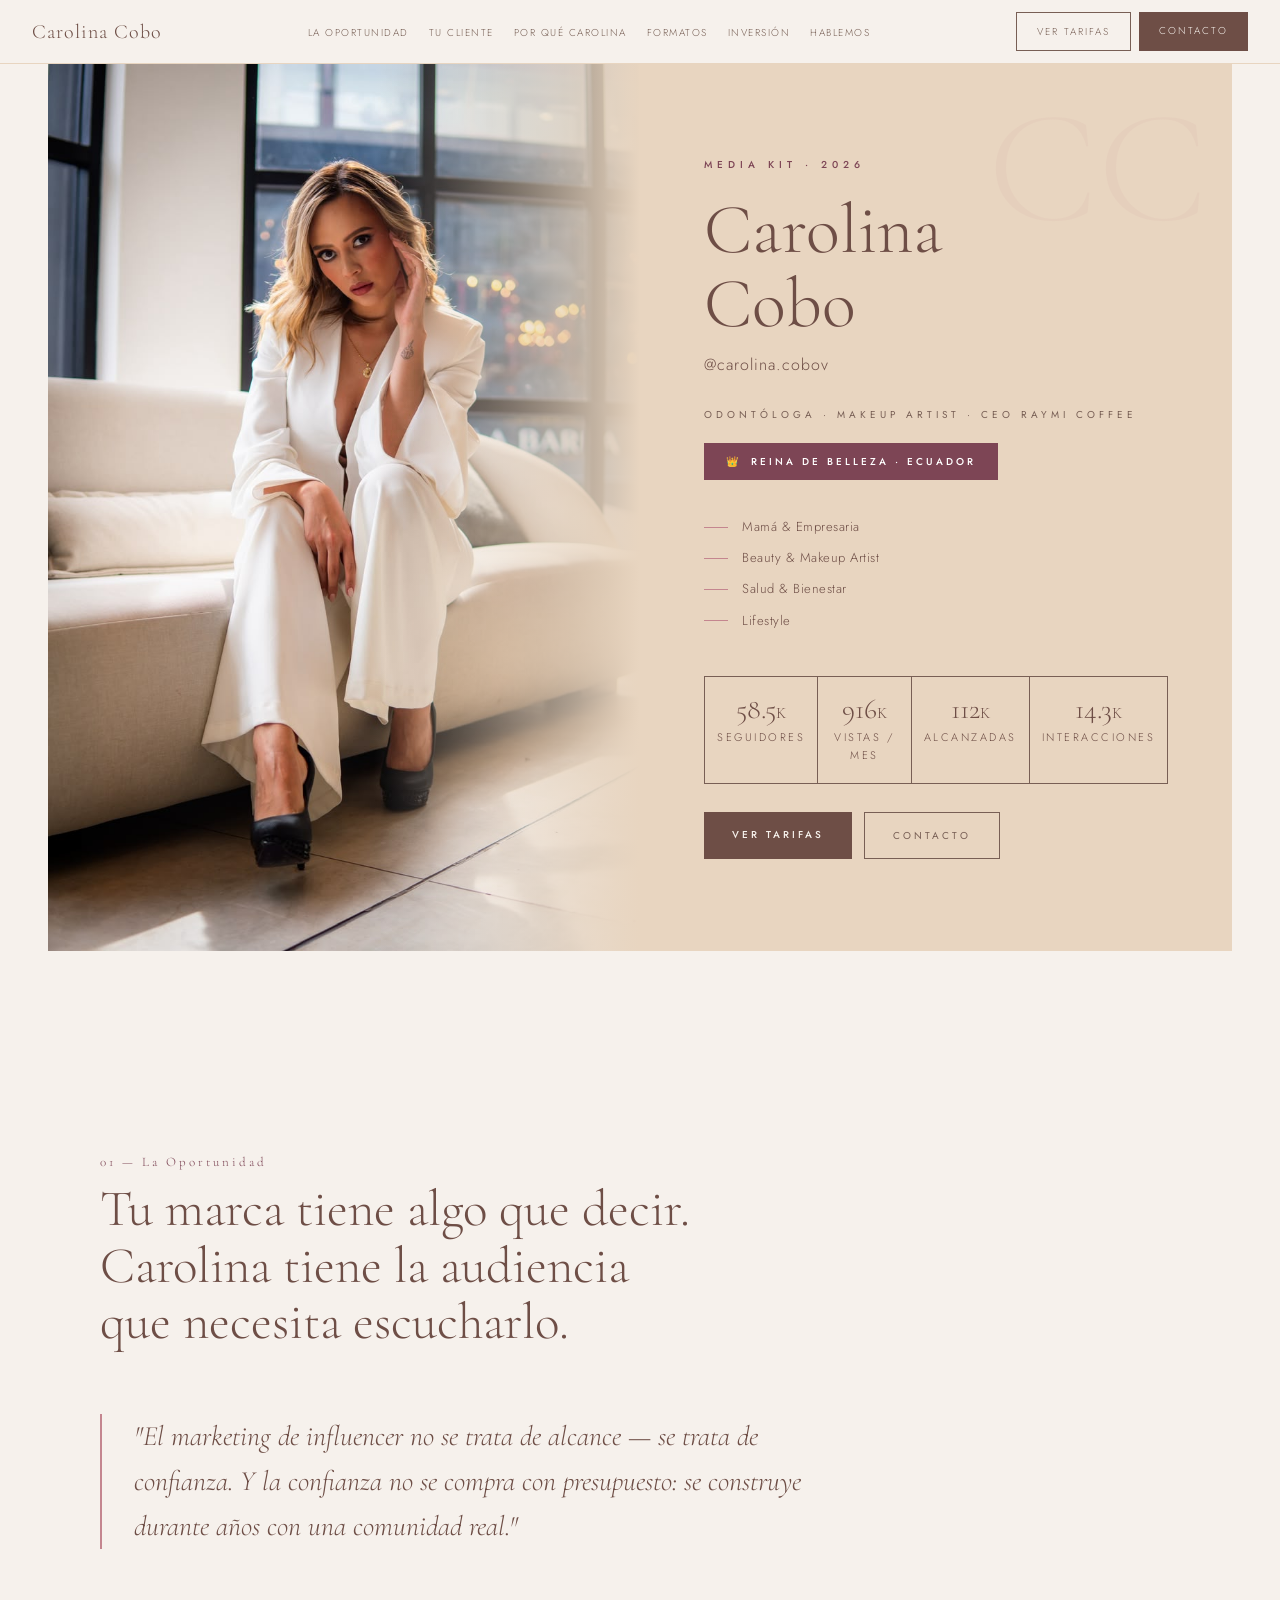
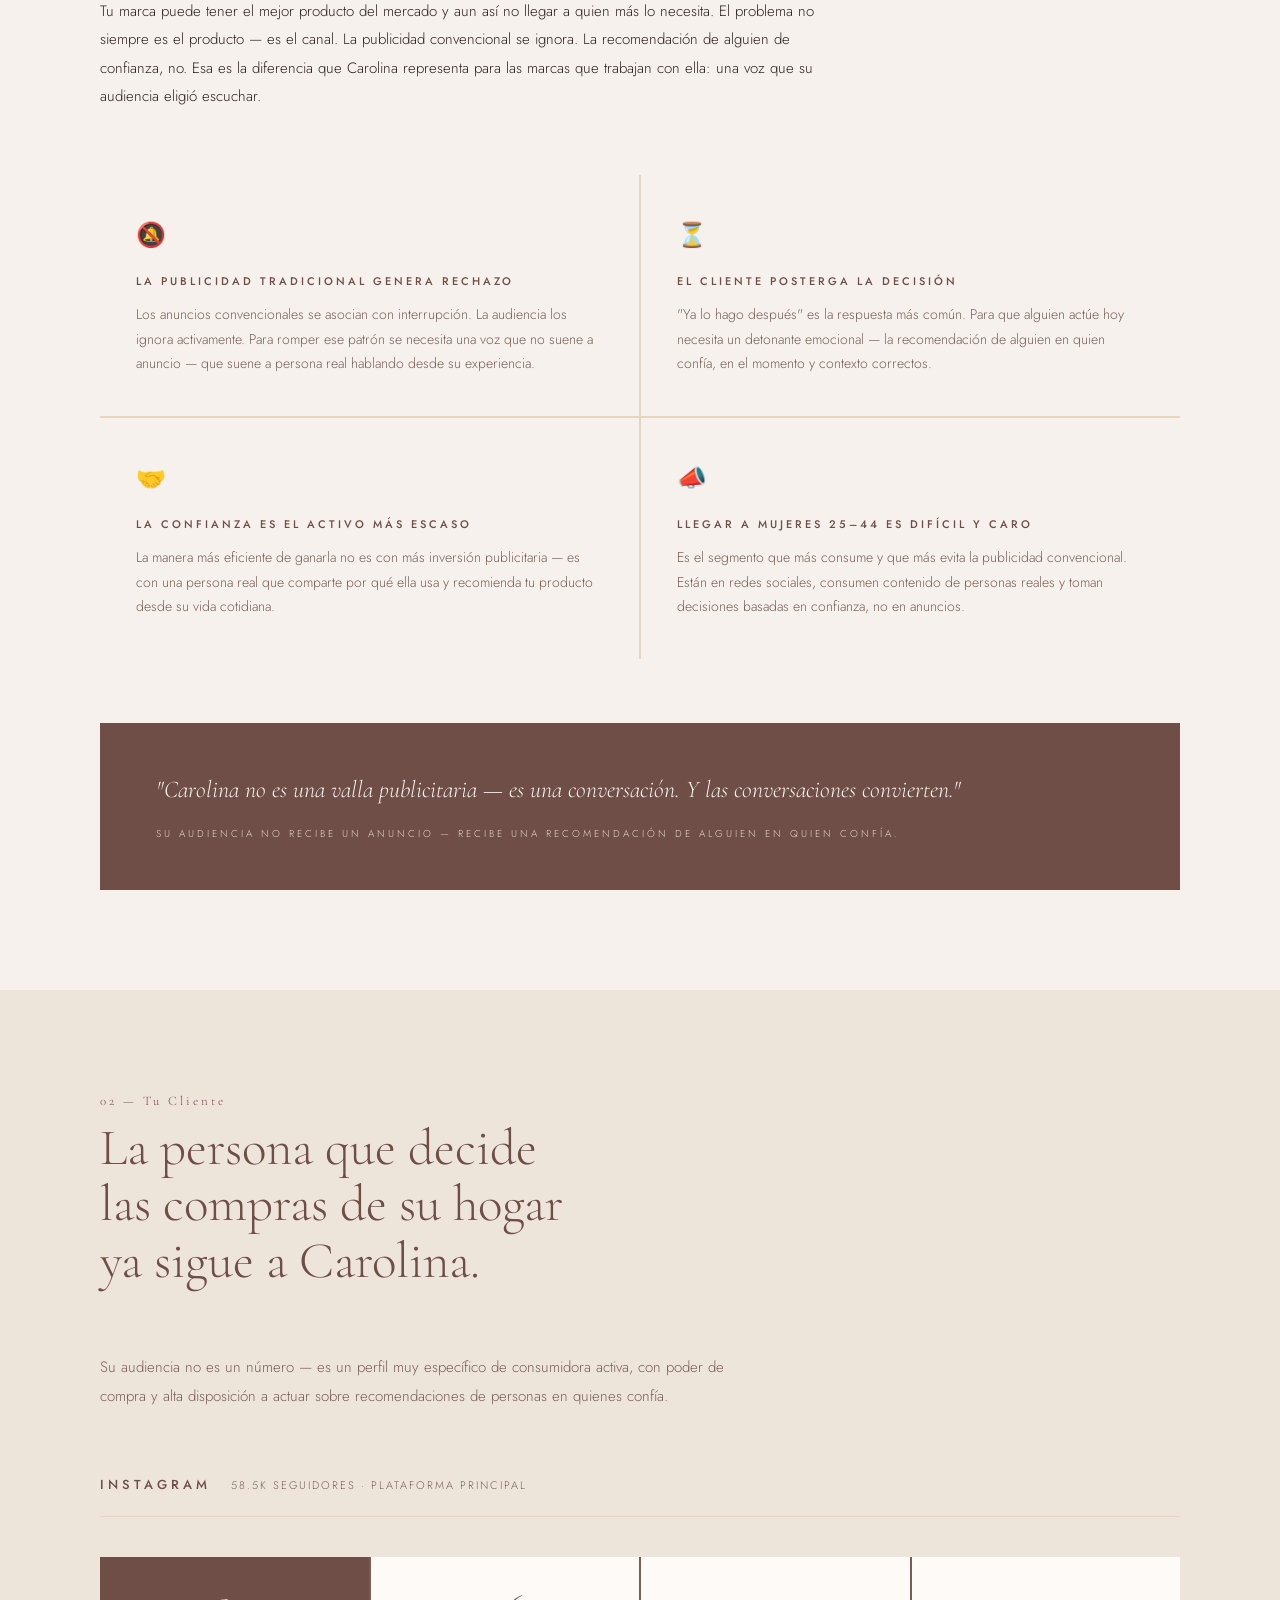
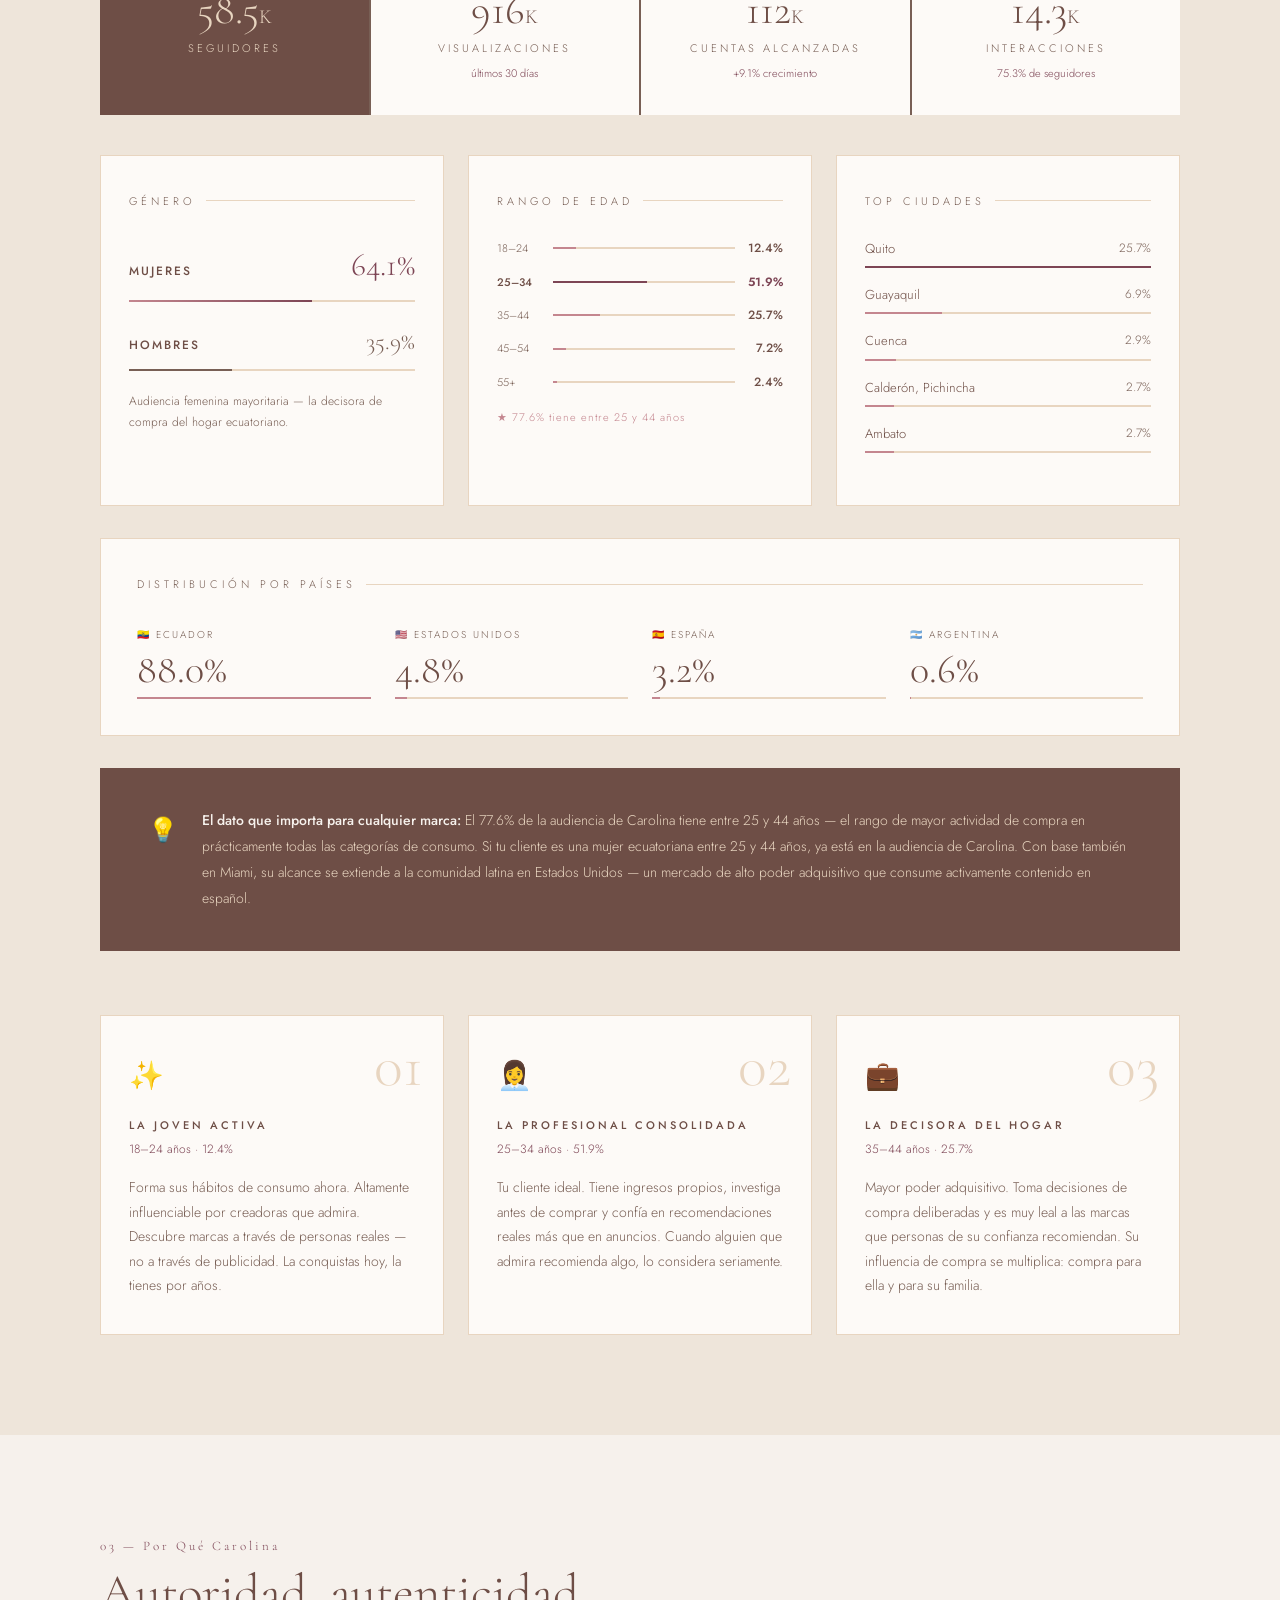
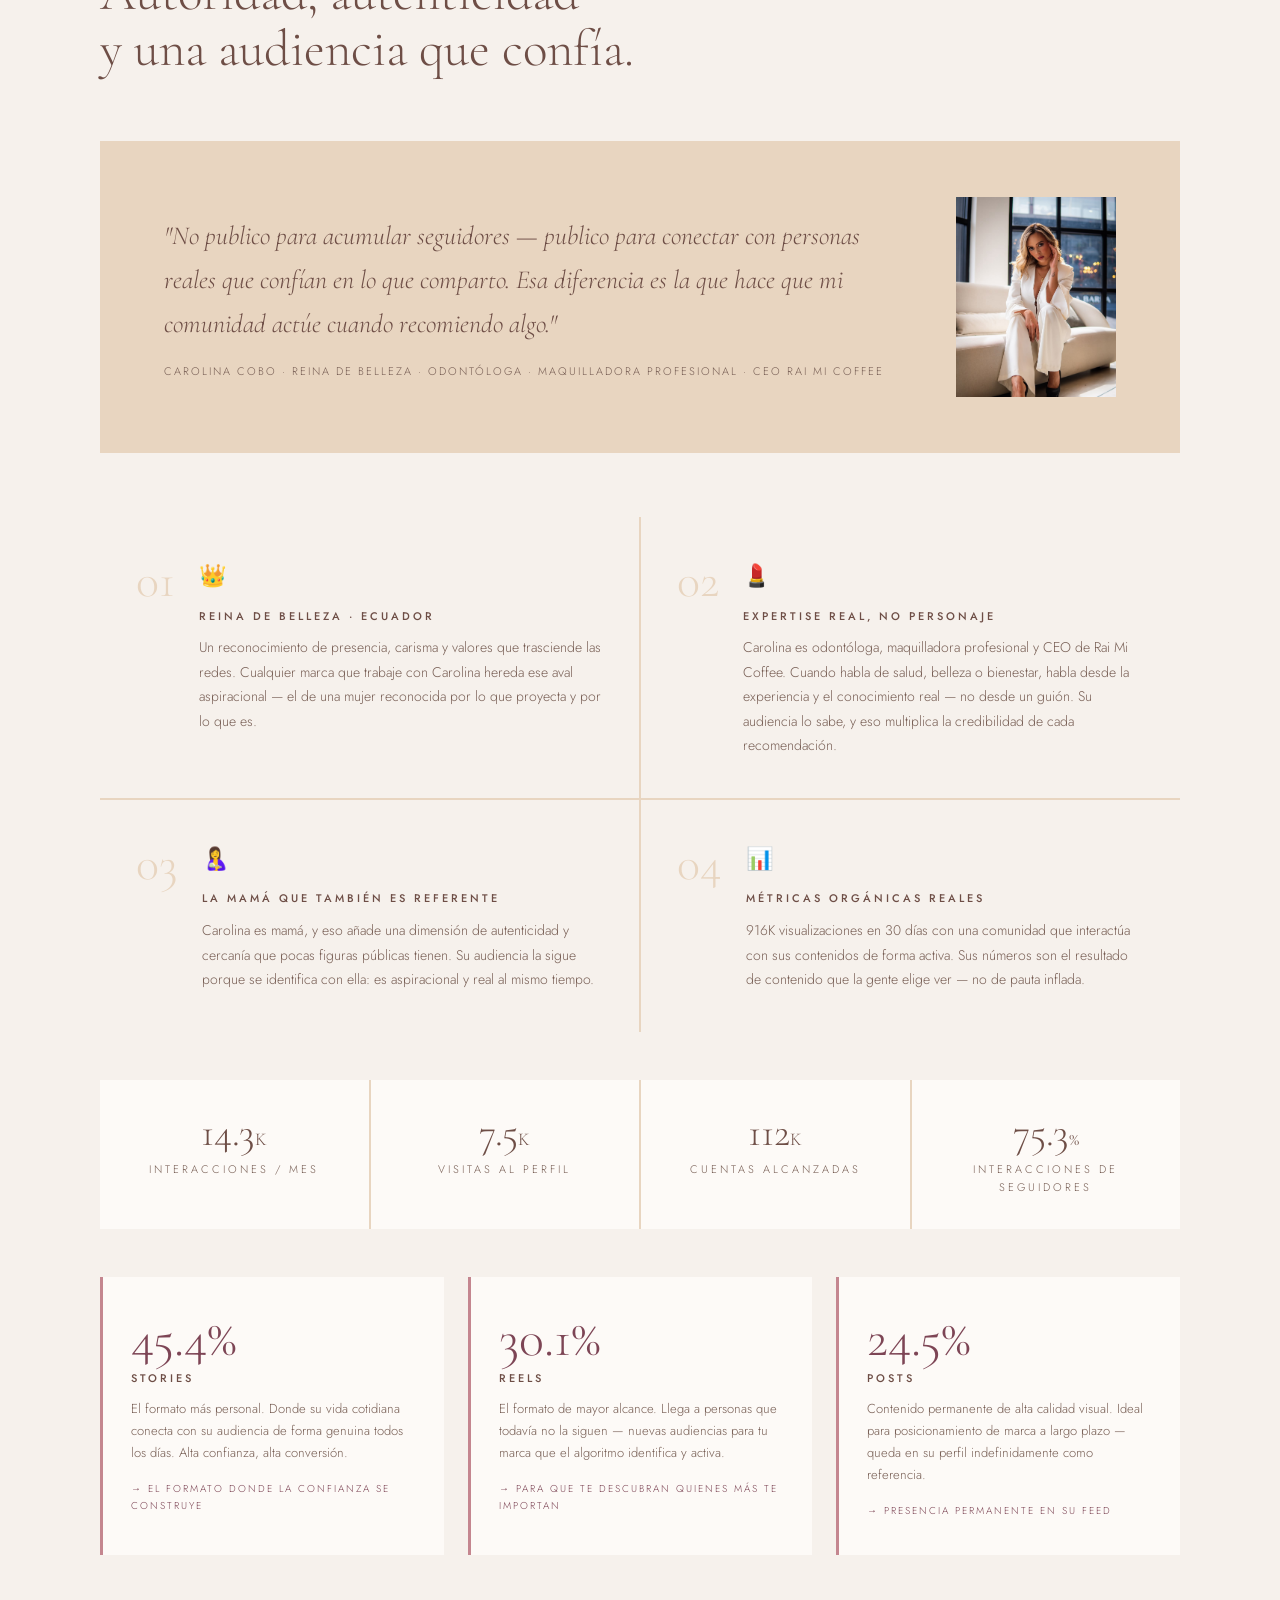
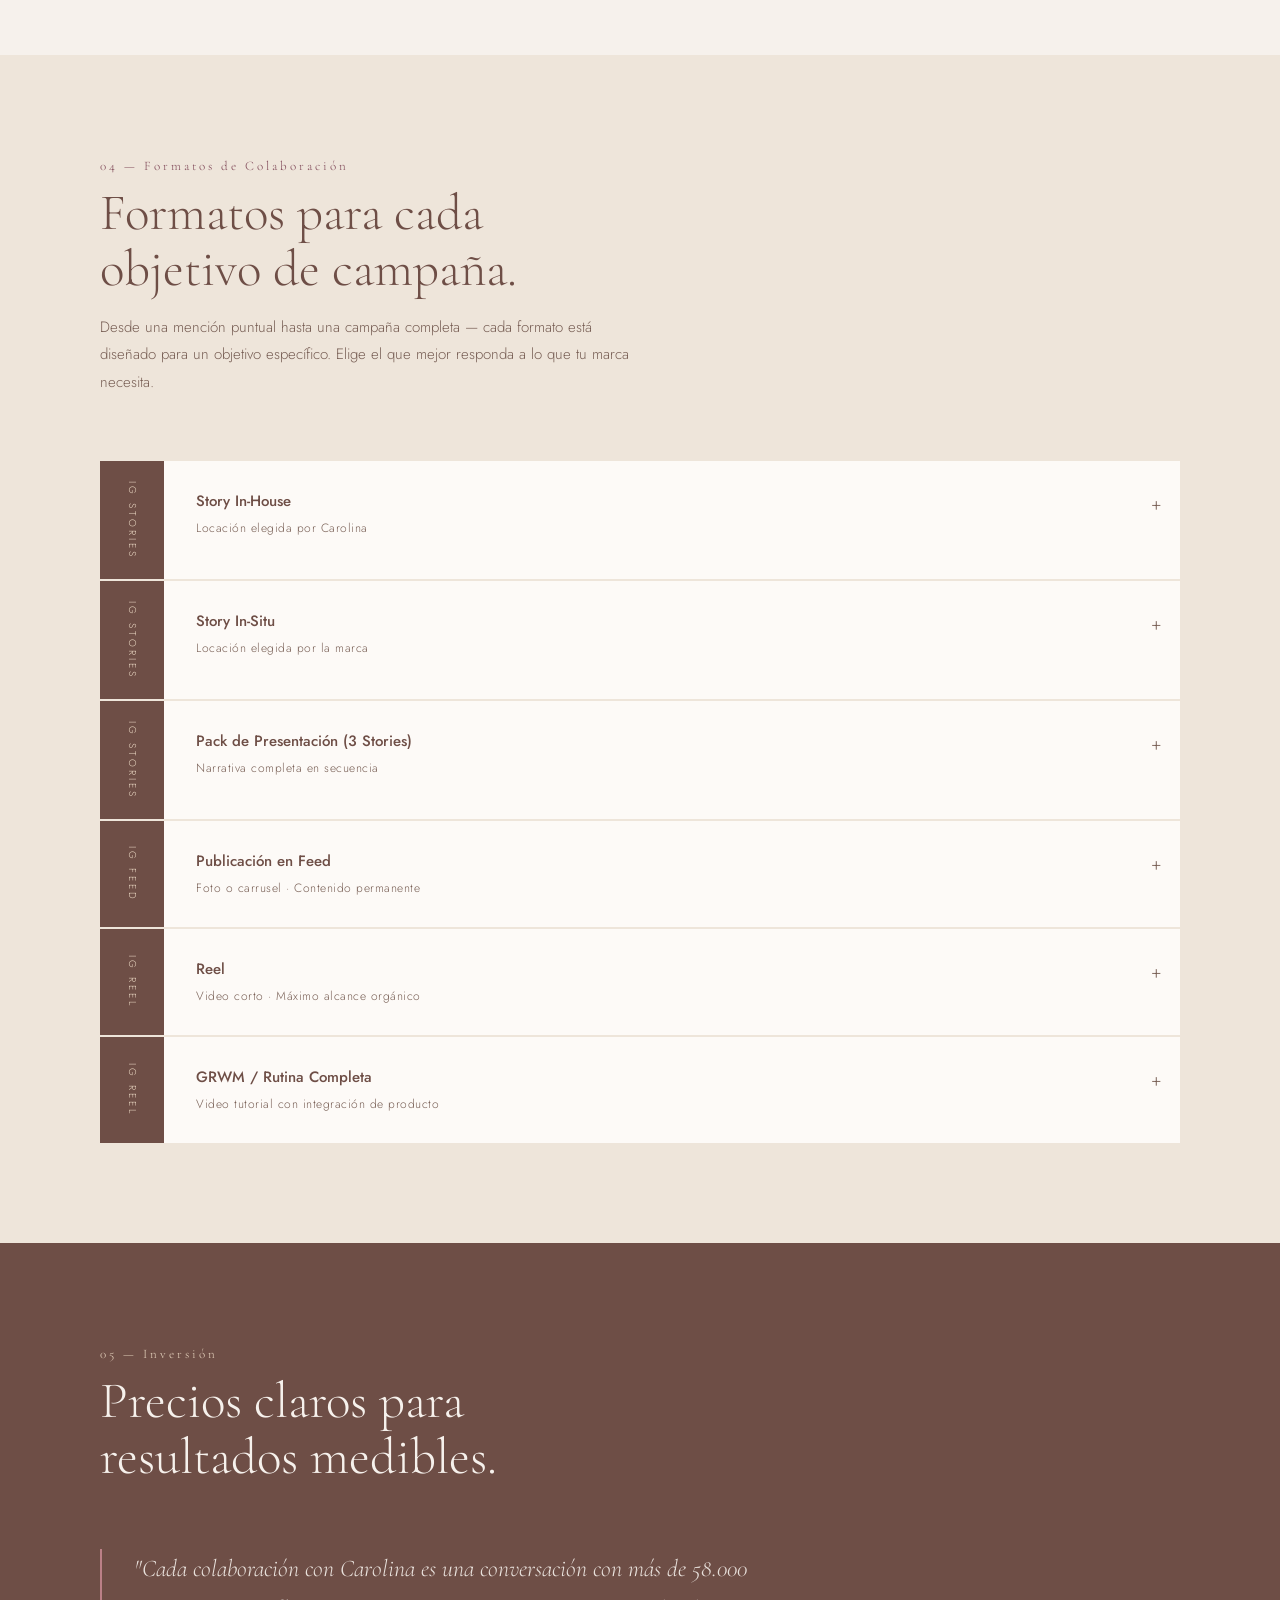
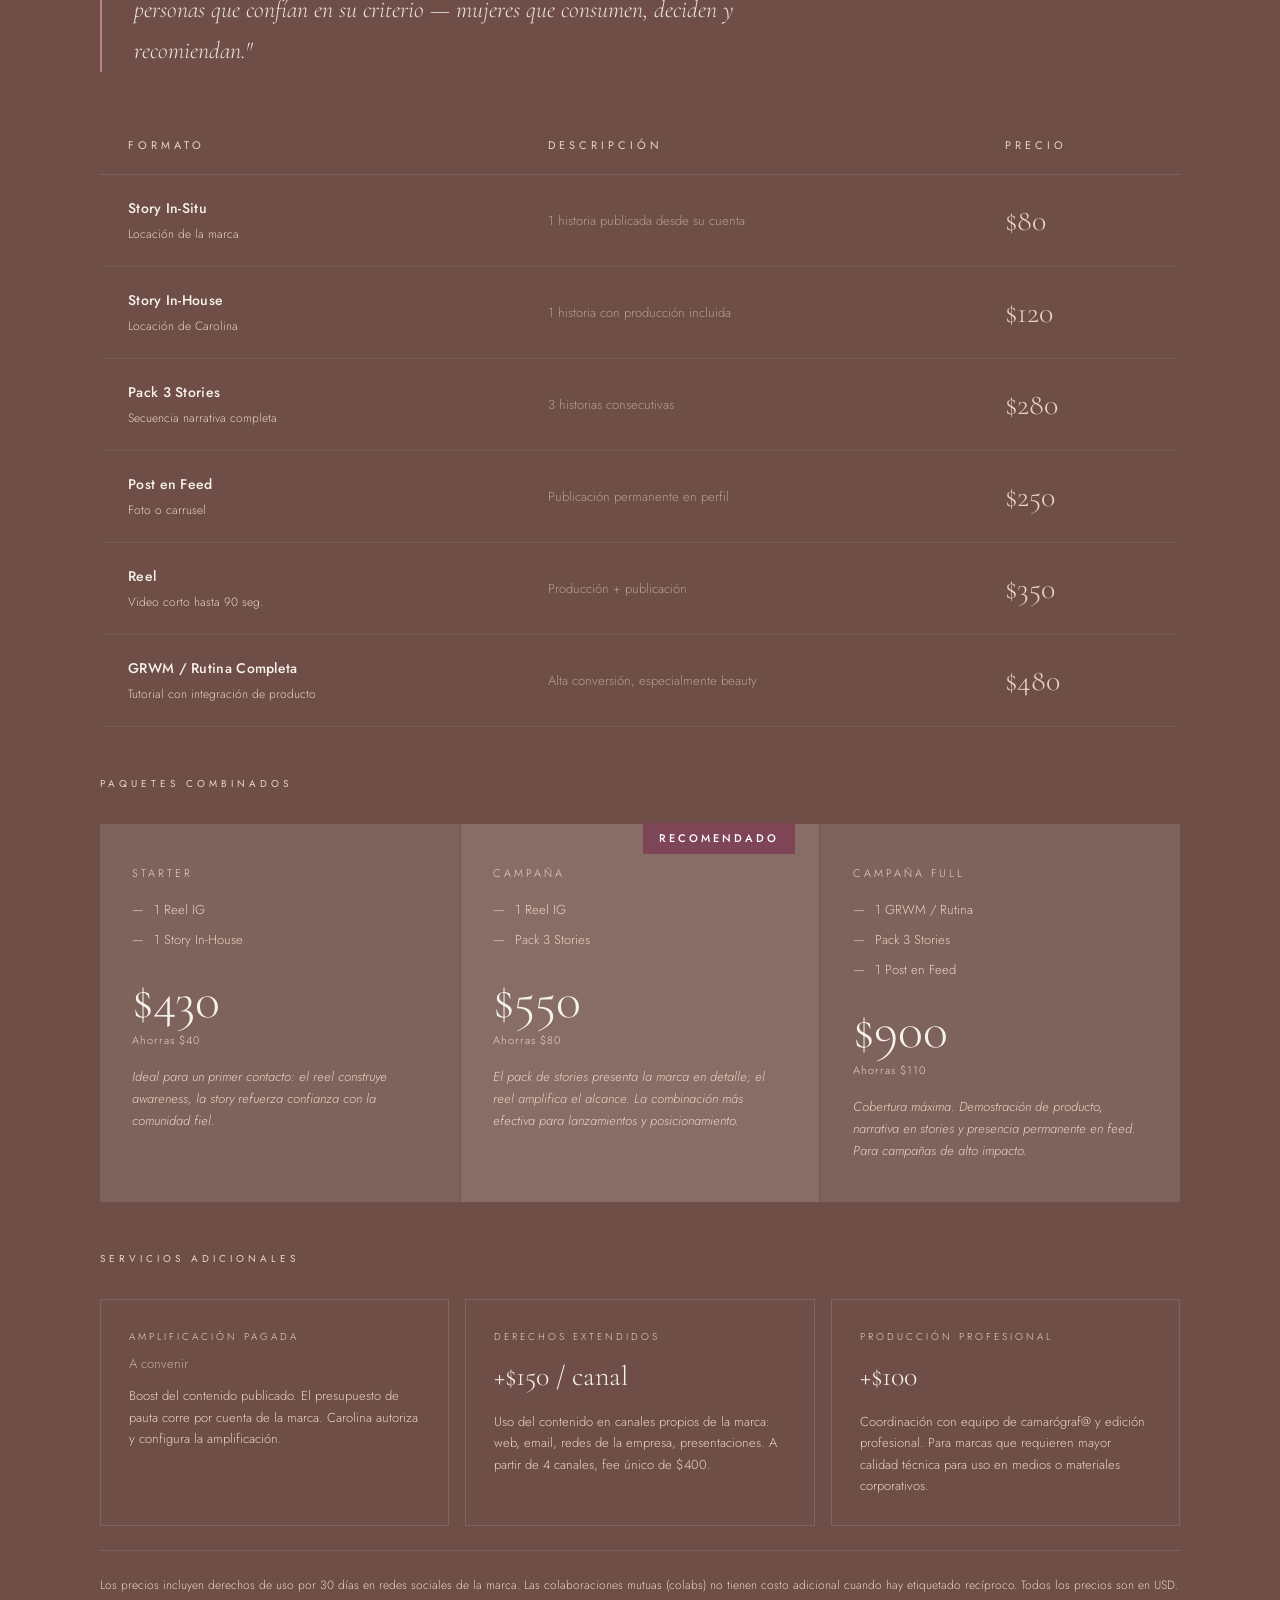
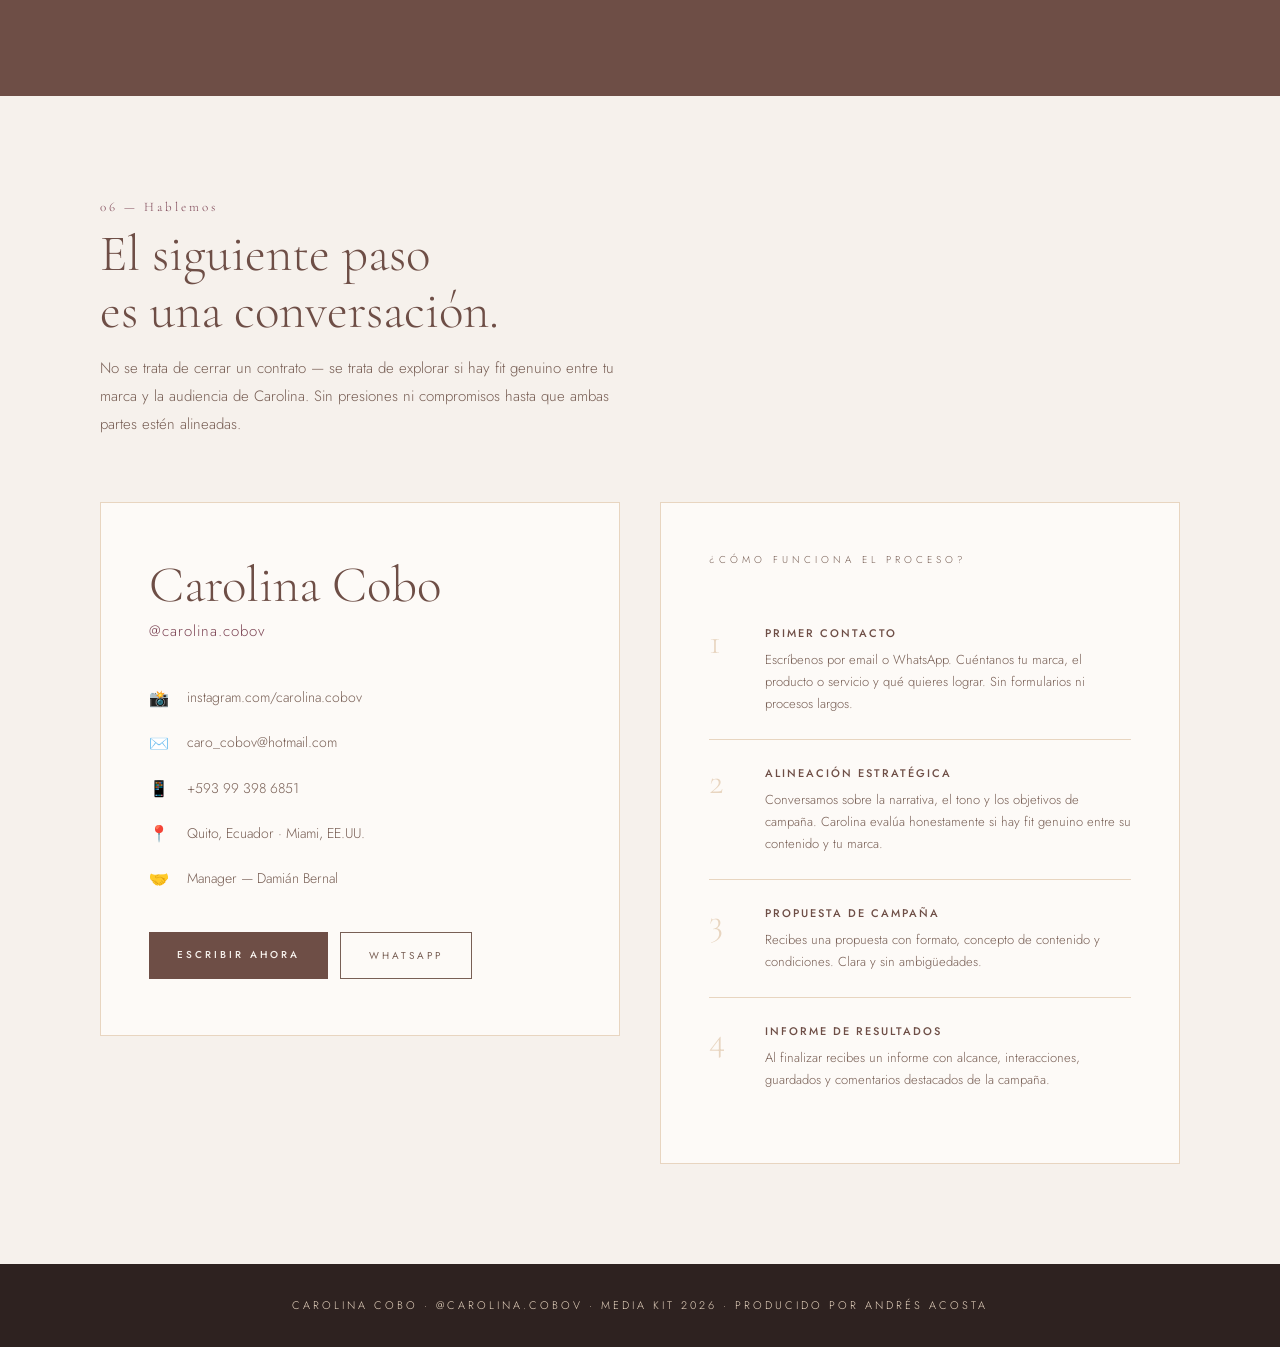
<file: index.html>
<!DOCTYPE html>
<html lang="es">
<head>
<meta charset="UTF-8">
<meta name="viewport" content="width=device-width, initial-scale=1.0">
<title>Media Kit 2026 — Carolina Cobo · Propuesta de Colaboración</title>
<meta property="og:type" content="website">
<meta property="og:url" content="https://carolina-cobo.com/">
<meta property="og:title" content="Media Kit 2026 — Carolina Cobo · Propuesta de Colaboración">
<meta property="og:description" content="Media Kit 2026 de Carolina Cobo. Propuesta de colaboración.">
<meta property="og:image" content="https://carolina-cobo.com/images/carolina-og.jpg">
<meta property="og:image:alt" content="Carolina Cobo">
<meta name="twitter:card" content="summary_large_image">
<meta name="twitter:image" content="https://carolina-cobo.com/images/carolina-og.jpg">
<link rel="icon" type="image/svg+xml" href="favicon.svg">
<link rel="preconnect" href="https://fonts.googleapis.com">
<link rel="preconnect" href="https://fonts.gstatic.com" crossorigin>
<link href="https://fonts.googleapis.com/css2?family=Cormorant+Garamond:ital,wght@0,300;0,400;0,500;0,600;1,300;1,400;1,500&family=Jost:wght@300;400;500;600&display=swap" rel="stylesheet">
<link rel="stylesheet" href="mediakit-general.css">
</head>
<body>

<!-- NAV -->
<nav>
  <span class="nav-logo">Carolina Cobo</span>
  <ul class="nav-links">
    <li><a href="#oportunidad">La Oportunidad</a></li>
    <li><a href="#audiencia">Tu Cliente</a></li>
    <li><a href="#porque">Por Qué Carolina</a></li>
    <li><a href="#formatos">Formatos</a></li>
    <li><a href="#inversion">Inversión</a></li>
    <li><a href="#hablemos">Hablemos</a></li>
  </ul>
  <div class="nav-actions">
    <a href="#inversion" class="nav-cta nav-cta-ghost">Ver tarifas</a>
    <a href="#hablemos" class="nav-cta">Contacto</a>
  </div>
  <div class="nav-mobile-right">
    <a href="#inversion" class="nav-cta nav-cta-ghost nav-cta-sm">Ver tarifas</a>
    <a href="#hablemos" class="nav-cta nav-cta-sm">Contacto</a>
    <button class="nav-mobile-toggle" onclick="toggleMenu(this)">☰</button>
  </div>
</nav>

<!-- HERO -->
<section id="hero">
  <div class="hero-img">
    <img src="images/carolina.jpg" alt="Carolina Cobo">
    <div class="hero-img-overlay"></div>
  </div>
  <div class="hero-copy">
    <div class="hero-wm">CC</div>
    <p class="hero-tag">Media Kit · 2026</p>
    <h1 class="serif hero-name">Carolina<br>Cobo</h1>
    <p class="hero-handle">@carolina.cobov</p>
    <p class="eyebrow" style="margin-bottom:20px">Odontóloga · Makeup Artist · CEO Raymi Coffee</p>
    <div class="hero-badge"><span>👑</span> Reina de Belleza · Ecuador</div>
    <div class="hero-pillars">
      <div class="hero-pillar">Mamá &amp; Empresaria</div>
      <div class="hero-pillar">Beauty &amp; Makeup Artist</div>
      <div class="hero-pillar">Salud &amp; Bienestar</div>
      <div class="hero-pillar">Lifestyle</div>
    </div>
    <div class="hero-stats">
      <div class="hstat"><span class="hstat-n">58.5<small style="font-size:16px">K</small></span><span class="hstat-l">Seguidores</span></div>
      <div class="hstat"><span class="hstat-n">916<small style="font-size:16px">K</small></span><span class="hstat-l">Vistas / mes</span></div>
      <div class="hstat"><span class="hstat-n">112<small style="font-size:16px">K</small></span><span class="hstat-l">Alcanzadas</span></div>
      <div class="hstat"><span class="hstat-n">14.3<small style="font-size:16px">K</small></span><span class="hstat-l">Interacciones</span></div>
    </div>
    <div class="hero-cta-row">
      <a href="#inversion" class="btn-primary">Ver tarifas</a>
      <a href="#hablemos" class="btn-ghost">Contacto</a>
    </div>
  </div>
</section>

<!-- ════════════════════════════════
     01 — LA OPORTUNIDAD
════════════════════════════════ -->
<section id="oportunidad">
  <div class="si">
    <div class="sh">
      <span class="sh-num">01 — La Oportunidad</span>
      <h2 class="serif sh-title">Tu marca tiene algo que decir.<br>Carolina tiene la audiencia<br>que necesita escucharlo.</h2>
    </div>

    <blockquote class="oport-pull">
      "El marketing de influencer no se trata de alcance — se trata de confianza. Y la confianza no se compra con presupuesto: se construye durante años con una comunidad real."
    </blockquote>

    <p class="oport-body">
      Tu marca puede tener el mejor producto del mercado y aun así no llegar a quien más lo necesita. El problema no siempre es el producto — es el canal. La publicidad convencional se ignora. La recomendación de alguien de confianza, no. Esa es la diferencia que Carolina representa para las marcas que trabajan con ella: una voz que su audiencia eligió escuchar.
    </p>

    <div class="pain-grid">
      <div class="pain-card">
        <span class="pain-icon">🔕</span>
        <p class="pain-title">La publicidad tradicional genera rechazo</p>
        <p class="pain-text">Los anuncios convencionales se asocian con interrupción. La audiencia los ignora activamente. Para romper ese patrón se necesita una voz que no suene a anuncio — que suene a persona real hablando desde su experiencia.</p>
      </div>
      <div class="pain-card">
        <span class="pain-icon">⏳</span>
        <p class="pain-title">El cliente posterga la decisión</p>
        <p class="pain-text">"Ya lo hago después" es la respuesta más común. Para que alguien actúe hoy necesita un detonante emocional — la recomendación de alguien en quien confía, en el momento y contexto correctos.</p>
      </div>
      <div class="pain-card">
        <span class="pain-icon">🤝</span>
        <p class="pain-title">La confianza es el activo más escaso</p>
        <p class="pain-text">La manera más eficiente de ganarla no es con más inversión publicitaria — es con una persona real que comparte por qué ella usa y recomienda tu producto desde su vida cotidiana.</p>
      </div>
      <div class="pain-card">
        <span class="pain-icon">📣</span>
        <p class="pain-title">Llegar a mujeres 25–44 es difícil y caro</p>
        <p class="pain-text">Es el segmento que más consume y que más evita la publicidad convencional. Están en redes sociales, consumen contenido de personas reales y toman decisiones basadas en confianza, no en anuncios.</p>
      </div>
    </div>

    <div class="oport-close">
      <div>
        <p class="oport-close-quote">"Carolina no es una valla publicitaria — es una conversación. Y las conversaciones convierten."</p>
        <p class="oport-close-label">Su audiencia no recibe un anuncio — recibe una recomendación de alguien en quien confía.</p>
      </div>
    </div>
  </div>
</section>

<!-- ════════════════════════════════
     02 — TU CLIENTE
════════════════════════════════ -->
<section id="audiencia">
  <div class="si">
    <div class="sh">
      <span class="sh-num">02 — Tu Cliente</span>
      <h2 class="serif sh-title">La persona que decide<br>las compras de su hogar<br>ya sigue a Carolina.</h2>
    </div>

    <p class="aud-intro">Su audiencia no es un número — es un perfil muy específico de consumidora activa, con poder de compra y alta disposición a actuar sobre recomendaciones de personas en quienes confía.</p>

    <div class="aud-platform">
      <div class="platform-header">
        <span class="platform-name">Instagram</span>
        <span class="platform-tag">58.5K seguidores · Plataforma principal</span>
      </div>

      <div class="aud-kpis">
        <div class="aud-kpi featured">
          <span class="kpi-n">58.5<small style="font-size:20px">K</small></span>
          <span class="kpi-l">Seguidores</span>
        </div>
        <div class="aud-kpi">
          <span class="kpi-n">916<small style="font-size:20px">K</small></span>
          <span class="kpi-l">Visualizaciones</span>
          <span class="kpi-s">últimos 30 días</span>
        </div>
        <div class="aud-kpi">
          <span class="kpi-n">112<small style="font-size:20px">K</small></span>
          <span class="kpi-l">Cuentas alcanzadas</span>
          <span class="kpi-s">+9.1% crecimiento</span>
        </div>
        <div class="aud-kpi">
          <span class="kpi-n">14.3<small style="font-size:20px">K</small></span>
          <span class="kpi-l">Interacciones</span>
          <span class="kpi-s">75.3% de seguidores</span>
        </div>
      </div>

      <div class="aud-demo-grid">
        <!-- Género -->
        <div class="demo-card">
          <div class="demo-title">Género</div>
          <div class="gender-item">
            <div class="gender-row"><span class="gender-name">Mujeres</span><span class="gender-pct">64.1%</span></div>
            <div class="bar"><div class="bar-f" style="width:64.1%"></div></div>
          </div>
          <div class="gender-item">
            <div class="gender-row"><span class="gender-name">Hombres</span><span class="gender-pct" style="font-size:24px;color:var(--taupe)">35.9%</span></div>
            <div class="bar"><div style="height:100%;width:35.9%;background:var(--taupe)"></div></div>
          </div>
          <p style="font-size:12px;color:var(--taupe);margin-top:20px;line-height:1.7">Audiencia femenina mayoritaria — la decisora de compra del hogar ecuatoriano.</p>
        </div>

        <!-- Edad -->
        <div class="demo-card">
          <div class="demo-title">Rango de edad</div>
          <div class="age-row"><span class="age-label">18–24</span><div class="age-bar"><div class="age-bar-f" style="width:12.4%"></div></div><span class="age-pct">12.4%</span></div>
          <div class="age-row"><span class="age-label age-label-hl">25–34</span><div class="age-bar"><div class="age-bar-f" style="width:51.9%;background:var(--mauve)"></div></div><span class="age-pct age-highlight">51.9%</span></div>
          <div class="age-row"><span class="age-label">35–44</span><div class="age-bar"><div class="age-bar-f" style="width:25.7%"></div></div><span class="age-pct">25.7%</span></div>
          <div class="age-row"><span class="age-label">45–54</span><div class="age-bar"><div class="age-bar-f" style="width:7.2%"></div></div><span class="age-pct">7.2%</span></div>
          <div class="age-row"><span class="age-label">55+</span><div class="age-bar"><div class="age-bar-f" style="width:2.4%"></div></div><span class="age-pct">2.4%</span></div>
          <p style="font-size:11px;color:var(--rose);margin-top:16px;letter-spacing:1px">★ 77.6% tiene entre 25 y 44 años</p>
        </div>

        <!-- Ciudades -->
        <div class="demo-card">
          <div class="demo-title">Top ciudades</div>
          <div class="city-row"><div class="city-top"><span class="city-name">Quito</span><span class="city-pct">25.7%</span></div><div class="city-bar"><div class="city-bar-f" style="width:100%;background:var(--mauve)"></div></div></div>
          <div class="city-row"><div class="city-top"><span class="city-name">Guayaquil</span><span class="city-pct">6.9%</span></div><div class="city-bar"><div class="city-bar-f" style="width:27%"></div></div></div>
          <div class="city-row"><div class="city-top"><span class="city-name">Cuenca</span><span class="city-pct">2.9%</span></div><div class="city-bar"><div class="city-bar-f" style="width:11%"></div></div></div>
          <div class="city-row"><div class="city-top"><span class="city-name">Calderón, Pichincha</span><span class="city-pct">2.7%</span></div><div class="city-bar"><div class="city-bar-f" style="width:10%"></div></div></div>
          <div class="city-row"><div class="city-top"><span class="city-name">Ambato</span><span class="city-pct">2.7%</span></div><div class="city-bar"><div class="city-bar-f" style="width:10%"></div></div></div>
        </div>
      </div>

      <!-- Países -->
      <div class="countries-wide">
        <div class="demo-title">Distribución por países</div>
        <div class="country-grid">
          <div class="country-item"><span class="country-name">🇪🇨 Ecuador</span><div class="country-num">88.0%</div><div class="country-bar"><div class="country-bar-f" style="width:100%"></div></div></div>
          <div class="country-item"><span class="country-name">🇺🇸 Estados Unidos</span><div class="country-num">4.8%</div><div class="country-bar"><div class="country-bar-f" style="width:5.5%"></div></div></div>
          <div class="country-item"><span class="country-name">🇪🇸 España</span><div class="country-num">3.2%</div><div class="country-bar"><div class="country-bar-f" style="width:3.6%"></div></div></div>
          <div class="country-item"><span class="country-name">🇦🇷 Argentina</span><div class="country-num">0.6%</div><div class="country-bar"><div class="country-bar-f" style="width:0.7%"></div></div></div>
        </div>
      </div>

      <div class="insight-box">
        <span class="insight-icon">💡</span>
        <p class="insight-text"><strong>El dato que importa para cualquier marca:</strong> El 77.6% de la audiencia de Carolina tiene entre 25 y 44 años — el rango de mayor actividad de compra en prácticamente todas las categorías de consumo. Si tu cliente es una mujer ecuatoriana entre 25 y 44 años, ya está en la audiencia de Carolina. Con base también en Miami, su alcance se extiende a la comunidad latina en Estados Unidos — un mercado de alto poder adquisitivo que consume activamente contenido en español.</p>
      </div>
    </div>

    <!-- Personas -->
    <div class="personas-grid">
      <div class="persona-card">
        <div class="persona-num">01</div>
        <span class="persona-icon">✨</span>
        <p class="persona-name">La Joven Activa</p>
        <p class="persona-age">18–24 años · 12.4%</p>
        <p class="persona-desc">Forma sus hábitos de consumo ahora. Altamente influenciable por creadoras que admira. Descubre marcas a través de personas reales — no a través de publicidad. La conquistas hoy, la tienes por años.</p>
      </div>
      <div class="persona-card">
        <div class="persona-num">02</div>
        <span class="persona-icon">👩‍💼</span>
        <p class="persona-name">La Profesional Consolidada</p>
        <p class="persona-age">25–34 años · 51.9%</p>
        <p class="persona-desc">Tu cliente ideal. Tiene ingresos propios, investiga antes de comprar y confía en recomendaciones reales más que en anuncios. Cuando alguien que admira recomienda algo, lo considera seriamente.</p>
      </div>
      <div class="persona-card">
        <div class="persona-num">03</div>
        <span class="persona-icon">💼</span>
        <p class="persona-name">La Decisora del Hogar</p>
        <p class="persona-age">35–44 años · 25.7%</p>
        <p class="persona-desc">Mayor poder adquisitivo. Toma decisiones de compra deliberadas y es muy leal a las marcas que personas de su confianza recomiendan. Su influencia de compra se multiplica: compra para ella y para su familia.</p>
      </div>
    </div>
  </div>
</section>

<!-- ════════════════════════════════
     03 — POR QUÉ CAROLINA
════════════════════════════════ -->
<section id="porque">
  <div class="si">
    <div class="sh">
      <span class="sh-num">03 — Por Qué Carolina</span>
      <h2 class="serif sh-title">Autoridad, autenticidad<br>y una audiencia que confía.</h2>
    </div>

    <div class="pq-quote-block">
      <div>
        <p class="pq-quote">"No publico para acumular seguidores — publico para conectar con personas reales que confían en lo que comparto. Esa diferencia es la que hace que mi comunidad actúe cuando recomiendo algo."</p>
        <p class="pq-attr">Carolina Cobo · Reina de Belleza · Odontóloga · Maquilladora Profesional · CEO Rai Mi Coffee</p>
      </div>
      <img src="images/carolina.jpg" class="pq-photo" alt="Carolina Cobo">
    </div>

    <div class="reasons-grid">
      <div class="reason-card">
        <div class="reason-num">01</div>
        <div>
          <span class="reason-icon">👑</span>
          <p class="reason-title">Reina de Belleza · Ecuador</p>
          <p class="reason-text">Un reconocimiento de presencia, carisma y valores que trasciende las redes. Cualquier marca que trabaje con Carolina hereda ese aval aspiracional — el de una mujer reconocida por lo que proyecta y por lo que es.</p>
        </div>
      </div>
      <div class="reason-card">
        <div class="reason-num">02</div>
        <div>
          <span class="reason-icon">💄</span>
          <p class="reason-title">Expertise real, no personaje</p>
          <p class="reason-text">Carolina es odontóloga, maquilladora profesional y CEO de Rai Mi Coffee. Cuando habla de salud, belleza o bienestar, habla desde la experiencia y el conocimiento real — no desde un guión. Su audiencia lo sabe, y eso multiplica la credibilidad de cada recomendación.</p>
        </div>
      </div>
      <div class="reason-card">
        <div class="reason-num">03</div>
        <div>
          <span class="reason-icon">🤱</span>
          <p class="reason-title">La mamá que también es referente</p>
          <p class="reason-text">Carolina es mamá, y eso añade una dimensión de autenticidad y cercanía que pocas figuras públicas tienen. Su audiencia la sigue porque se identifica con ella: es aspiracional y real al mismo tiempo.</p>
        </div>
      </div>
      <div class="reason-card">
        <div class="reason-num">04</div>
        <div>
          <span class="reason-icon">📊</span>
          <p class="reason-title">Métricas orgánicas reales</p>
          <p class="reason-text">916K visualizaciones en 30 días con una comunidad que interactúa con sus contenidos de forma activa. Sus números son el resultado de contenido que la gente elige ver — no de pauta inflada.</p>
        </div>
      </div>
    </div>

    <div class="content-split-metrics">
      <div class="csm-card"><span class="csm-n">14.3<small style="font-size:18px">K</small></span><span class="csm-l">Interacciones / mes</span></div>
      <div class="csm-card"><span class="csm-n">7.5<small style="font-size:18px">K</small></span><span class="csm-l">Visitas al perfil</span></div>
      <div class="csm-card"><span class="csm-n">112<small style="font-size:18px">K</small></span><span class="csm-l">Cuentas alcanzadas</span></div>
      <div class="csm-card"><span class="csm-n">75.3<small style="font-size:18px">%</small></span><span class="csm-l">Interacciones de seguidores</span></div>
    </div>

    <div class="formats-breakdown">
      <div class="fmt-card">
        <span class="fmt-pct">45.4%</span>
        <p class="fmt-name">Stories</p>
        <p class="fmt-desc">El formato más personal. Donde su vida cotidiana conecta con su audiencia de forma genuina todos los días. Alta confianza, alta conversión.</p>
        <p class="fmt-arrow">→ El formato donde la confianza se construye</p>
      </div>
      <div class="fmt-card">
        <span class="fmt-pct">30.1%</span>
        <p class="fmt-name">Reels</p>
        <p class="fmt-desc">El formato de mayor alcance. Llega a personas que todavía no la siguen — nuevas audiencias para tu marca que el algoritmo identifica y activa.</p>
        <p class="fmt-arrow">→ Para que te descubran quienes más te importan</p>
      </div>
      <div class="fmt-card">
        <span class="fmt-pct">24.5%</span>
        <p class="fmt-name">Posts</p>
        <p class="fmt-desc">Contenido permanente de alta calidad visual. Ideal para posicionamiento de marca a largo plazo — queda en su perfil indefinidamente como referencia.</p>
        <p class="fmt-arrow">→ Presencia permanente en su feed</p>
      </div>
    </div>
  </div>
</section>

<!-- ════════════════════════════════
     04 — FORMATOS
════════════════════════════════ -->
<section id="formatos">
  <div class="si">
    <div class="sh">
      <span class="sh-num">04 — Formatos de Colaboración</span>
      <h2 class="serif sh-title">Formatos para cada<br>objetivo de campaña.</h2>
      <p class="sh-sub">Desde una mención puntual hasta una campaña completa — cada formato está diseñado para un objetivo específico. Elige el que mejor responda a lo que tu marca necesita.</p>
    </div>

    <div class="formats-grid">

      <!-- Story In-House -->
      <div class="format-row" onclick="toggleFormat(this)">
        <div class="format-tag">IG Stories</div>
        <div class="format-main">
          <div class="format-header">
            <div class="format-name-col">
              <div class="format-name">Story In-House</div>
              <div class="format-sub">Locación elegida por Carolina</div>
            </div>
          </div>
          <div class="format-detail">
            <p class="format-when">Úsalo si quieres…</p>
            <p class="format-detail-text">In-House significa que Carolina graba en su casa o en la locación que ella elija. El producto se integra de forma natural en un entorno que su audiencia ya conoce y en el que confía. Genera la percepción más auténtica posible: no un anuncio, sino una recomendación real dentro de su vida cotidiana.</p>
          </div>
        </div>
        <div class="format-toggle">+</div>
      </div>

      <!-- Story In-Situ -->
      <div class="format-row" onclick="toggleFormat(this)">
        <div class="format-tag">IG Stories</div>
        <div class="format-main">
          <div class="format-header">
            <div class="format-name-col">
              <div class="format-name">Story In-Situ</div>
              <div class="format-sub">Locación elegida por la marca</div>
            </div>
          </div>
          <div class="format-detail">
            <p class="format-when">Úsalo si quieres…</p>
            <p class="format-detail-text">In-Situ significa que la marca solicita a Carolina grabar en un lugar específico: su tienda, un evento o espacio concreto. Carolina se desplaza, integra el producto en ese contexto real y lo graba en el momento. Ideal cuando la ambientación del lugar importa para la narrativa o quieres mostrar tu producto dentro de tu propio espacio de marca.</p>
          </div>
        </div>
        <div class="format-toggle">+</div>
      </div>

      <!-- Pack 3 Stories -->
      <div class="format-row" onclick="toggleFormat(this)">
        <div class="format-tag">IG Stories</div>
        <div class="format-main">
          <div class="format-header">
            <div class="format-name-col">
              <div class="format-name">Pack de Presentación (3 Stories)</div>
              <div class="format-sub">Narrativa completa en secuencia</div>
            </div>
          </div>
          <div class="format-detail">
            <p class="format-when">Úsalo si quieres…</p>
            <p class="format-detail-text">Tres stories que construyen la narrativa completa de tu marca o producto: qué es, cómo encaja en la vida de Carolina y por qué lo recomienda. El formato más completo para comunicar propuesta de valor. Alto índice de guardados — la audiencia los guarda para compartirlos o volver cuando están listos para actuar.</p>
          </div>
        </div>
        <div class="format-toggle">+</div>
      </div>

      <!-- Post en Feed -->
      <div class="format-row" onclick="toggleFormat(this)">
        <div class="format-tag">IG Feed</div>
        <div class="format-main">
          <div class="format-header">
            <div class="format-name-col">
              <div class="format-name">Publicación en Feed</div>
              <div class="format-sub">Foto o carrusel · Contenido permanente</div>
            </div>
          </div>
          <div class="format-detail">
            <p class="format-when">Úsalo si quieres…</p>
            <p class="format-detail-text">Presencia permanente en su perfil con alta calidad visual. El contenido queda visible indefinidamente y sigue generando impacto meses después de la publicación. Ideal para posicionamiento de marca a largo plazo — cada persona que visita su perfil verá tu marca asociada a su imagen.</p>
          </div>
        </div>
        <div class="format-toggle">+</div>
      </div>

      <!-- Reel -->
      <div class="format-row" onclick="toggleFormat(this)">
        <div class="format-tag">IG Reel</div>
        <div class="format-main">
          <div class="format-header">
            <div class="format-name-col">
              <div class="format-name">Reel</div>
              <div class="format-sub">Video corto · Máximo alcance orgánico</div>
            </div>
          </div>
          <div class="format-detail">
            <p class="format-when">Úsalo si quieres…</p>
            <p class="format-detail-text">Maximizar alcance fuera de seguidores con un formato dinámico y altamente descubrible. Los Reels son distribuidos activamente por el algoritmo a nuevas audiencias. Es la forma más eficiente de llegar a personas que no te buscan todavía pero que encajan perfectamente con tu cliente ideal.</p>
          </div>
        </div>
        <div class="format-toggle">+</div>
      </div>

      <!-- GRWM -->
      <div class="format-row" onclick="toggleFormat(this)">
        <div class="format-tag">IG Reel</div>
        <div class="format-main">
          <div class="format-header">
            <div class="format-name-col">
              <div class="format-name">GRWM / Rutina Completa</div>
              <div class="format-sub">Video tutorial con integración de producto</div>
            </div>
          </div>
          <div class="format-detail">
            <p class="format-when">Úsalo si quieres…</p>
            <p class="format-detail-text">El formato con mayor poder de demostración de producto. Carolina integra tu marca dentro de su rutina real de maquillaje o bienestar, mostrando resultados desde su expertise profesional. Alto índice de conversión para marcas de belleza, skincare y bienestar — la audiencia ve el producto en acción, usado por alguien que sabe lo que hace.</p>
          </div>
        </div>
        <div class="format-toggle">+</div>
      </div>

    </div>
  </div>
</section>

<!-- ════════════════════════════════
     05 — INVERSIÓN
════════════════════════════════ -->
<section id="inversion">
  <div class="si">
    <div class="sh">
      <span class="sh-num">05 — Inversión</span>
      <h2 class="serif sh-title" style="color:var(--ivory)">Precios claros para<br>resultados medibles.</h2>
    </div>

    <blockquote class="inv-pull">
      "Cada colaboración con Carolina es una conversación con más de 58.000 personas que confían en su criterio — mujeres que consumen, deciden y recomiendan."
    </blockquote>

    <table class="tarifa-table">
      <thead>
        <tr>
          <th>Formato</th>
          <th>Descripción</th>
          <th>Precio</th>
        </tr>
      </thead>
      <tbody>
        <tr><td><div class="t-name">Story In-Situ</div><div class="t-sub">Locación de la marca</div></td><td style="color:var(--champagne);opacity:.6;font-size:13px">1 historia publicada desde su cuenta</td><td><span class="t-price">$80</span></td></tr>
        <tr><td><div class="t-name">Story In-House</div><div class="t-sub">Locación de Carolina</div></td><td style="color:var(--champagne);opacity:.6;font-size:13px">1 historia con producción incluida</td><td><span class="t-price">$120</span></td></tr>
        <tr><td><div class="t-name">Pack 3 Stories</div><div class="t-sub">Secuencia narrativa completa</div></td><td style="color:var(--champagne);opacity:.6;font-size:13px">3 historias consecutivas</td><td><span class="t-price">$280</span></td></tr>
        <tr><td><div class="t-name">Post en Feed</div><div class="t-sub">Foto o carrusel</div></td><td style="color:var(--champagne);opacity:.6;font-size:13px">Publicación permanente en perfil</td><td><span class="t-price">$250</span></td></tr>
        <tr><td><div class="t-name">Reel</div><div class="t-sub">Video corto hasta 90 seg.</div></td><td style="color:var(--champagne);opacity:.6;font-size:13px">Producción + publicación</td><td><span class="t-price">$350</span></td></tr>
        <tr><td><div class="t-name">GRWM / Rutina Completa</div><div class="t-sub">Tutorial con integración de producto</div></td><td style="color:var(--champagne);opacity:.6;font-size:13px">Alta conversión, especialmente beauty</td><td><span class="t-price">$480</span></td></tr>
      </tbody>
    </table>

    <!-- Paquetes -->
    <p class="eyebrow" style="margin-bottom:32px">Paquetes combinados</p>
    <div class="packs-grid">
      <div class="pack-card">
        <p class="pack-name">Starter</p>
        <div class="pack-contents">
          <div class="pack-line">1 Reel IG</div>
          <div class="pack-line">1 Story In-House</div>
        </div>
        <span class="pack-price">$430</span>
        <p class="pack-saving">Ahorras $40</p>
        <p class="pack-ideal">Ideal para un primer contacto: el reel construye awareness, la story refuerza confianza con la comunidad fiel.</p>
      </div>
      <div class="pack-card featured">
        <div class="pack-badge">Recomendado</div>
        <p class="pack-name">Campaña</p>
        <div class="pack-contents">
          <div class="pack-line">1 Reel IG</div>
          <div class="pack-line">Pack 3 Stories</div>
        </div>
        <span class="pack-price">$550</span>
        <p class="pack-saving">Ahorras $80</p>
        <p class="pack-ideal">El pack de stories presenta la marca en detalle; el reel amplifica el alcance. La combinación más efectiva para lanzamientos y posicionamiento.</p>
      </div>
      <div class="pack-card">
        <p class="pack-name">Campaña Full</p>
        <div class="pack-contents">
          <div class="pack-line">1 GRWM / Rutina</div>
          <div class="pack-line">Pack 3 Stories</div>
          <div class="pack-line">1 Post en Feed</div>
        </div>
        <span class="pack-price">$900</span>
        <p class="pack-saving">Ahorras $110</p>
        <p class="pack-ideal">Cobertura máxima. Demostración de producto, narrativa en stories y presencia permanente en feed. Para campañas de alto impacto.</p>
      </div>
    </div>

    <!-- Add-ons -->
    <p class="eyebrow" style="margin-bottom:32px;margin-top:48px">Servicios adicionales</p>
    <div class="addons-grid">
      <div class="addon-card">
        <p class="addon-name">Amplificación pagada</p>
        <p class="addon-price" style="font-size:13px;color:var(--champagne);opacity:.7;font-family:'Jost',sans-serif">A convenir</p>
        <p class="addon-desc">Boost del contenido publicado. El presupuesto de pauta corre por cuenta de la marca. Carolina autoriza y configura la amplificación.</p>
      </div>
      <div class="addon-card">
        <p class="addon-name">Derechos extendidos</p>
        <p class="addon-price">+$150 / canal</p>
        <p class="addon-desc">Uso del contenido en canales propios de la marca: web, email, redes de la empresa, presentaciones. A partir de 4 canales, fee único de $400.</p>
      </div>
      <div class="addon-card">
        <p class="addon-name">Producción profesional</p>
        <p class="addon-price">+$100</p>
        <p class="addon-desc">Coordinación con equipo de camarógraf@ y edición profesional. Para marcas que requieren mayor calidad técnica para uso en medios o materiales corporativos.</p>
      </div>
    </div>

    <p class="inv-note">Los precios incluyen derechos de uso por 30 días en redes sociales de la marca. Las colaboraciones mutuas (colabs) no tienen costo adicional cuando hay etiquetado recíproco. Todos los precios son en USD.</p>
  </div>
</section>

<!-- ════════════════════════════════
     06 — HABLEMOS
════════════════════════════════ -->
<section id="hablemos">
  <div class="si">
    <div class="sh">
      <span class="sh-num">06 — Hablemos</span>
      <h2 class="serif sh-title">El siguiente paso<br>es una conversación.</h2>
      <p class="sh-sub">No se trata de cerrar un contrato — se trata de explorar si hay fit genuino entre tu marca y la audiencia de Carolina. Sin presiones ni compromisos hasta que ambas partes estén alineadas.</p>
    </div>

    <div class="contact-grid">
      <div class="contact-card">
        <h3 class="serif contact-name">Carolina Cobo</h3>
        <p class="contact-handle">@carolina.cobov</p>
        <div class="contact-items">
          <a href="https://instagram.com/carolina.cobov" class="contact-item" target="_blank">
            <span class="contact-item-icon">📸</span>
            <span>instagram.com/carolina.cobov</span>
          </a>
          <a href="mailto:caro_cobov@hotmail.com" class="contact-item">
            <span class="contact-item-icon">✉️</span>
            <span>caro_cobov@hotmail.com</span>
          </a>
          <a href="https://wa.me/593993986851" class="contact-item" target="_blank">
            <span class="contact-item-icon">📱</span>
            <span>+593 99 398 6851</span>
          </a>
          <div class="contact-item">
            <span class="contact-item-icon">📍</span>
            <span>Quito, Ecuador · Miami, EE.UU.</span>
          </div>
          <div class="contact-item">
            <span class="contact-item-icon">🤝</span>
            <span>Manager — Damián Bernal</span>
          </div>
        </div>
        <div style="display:flex;gap:12px;flex-wrap:wrap">
          <a href="mailto:caro_cobov@hotmail.com" class="btn-primary">Escribir ahora</a>
          <a href="https://wa.me/593993986851" class="btn-ghost" target="_blank">WhatsApp</a>
        </div>
      </div>

      <div class="process-card">
        <p class="process-title">¿Cómo funciona el proceso?</p>
        <div class="process-steps">
          <div class="step">
            <div class="step-num">1</div>
            <div>
              <p class="step-title">Primer contacto</p>
              <p class="step-desc">Escríbenos por email o WhatsApp. Cuéntanos tu marca, el producto o servicio y qué quieres lograr. Sin formularios ni procesos largos.</p>
            </div>
          </div>
          <div class="step">
            <div class="step-num">2</div>
            <div>
              <p class="step-title">Alineación estratégica</p>
              <p class="step-desc">Conversamos sobre la narrativa, el tono y los objetivos de campaña. Carolina evalúa honestamente si hay fit genuino entre su contenido y tu marca.</p>
            </div>
          </div>
          <div class="step">
            <div class="step-num">3</div>
            <div>
              <p class="step-title">Propuesta de campaña</p>
              <p class="step-desc">Recibes una propuesta con formato, concepto de contenido y condiciones. Clara y sin ambigüedades.</p>
            </div>
          </div>
          <div class="step">
            <div class="step-num">4</div>
            <div>
              <p class="step-title">Informe de resultados</p>
              <p class="step-desc">Al finalizar recibes un informe con alcance, interacciones, guardados y comentarios destacados de la campaña.</p>
            </div>
          </div>
        </div>
      </div>
    </div>
  </div>
</section>

<footer>
  <p>Carolina Cobo · @carolina.cobov · Media Kit 2026 · Producido por Andrés Acosta</p>
</footer>

<script src="mediakit-general.js"></script>

</body>
</html>
</file>
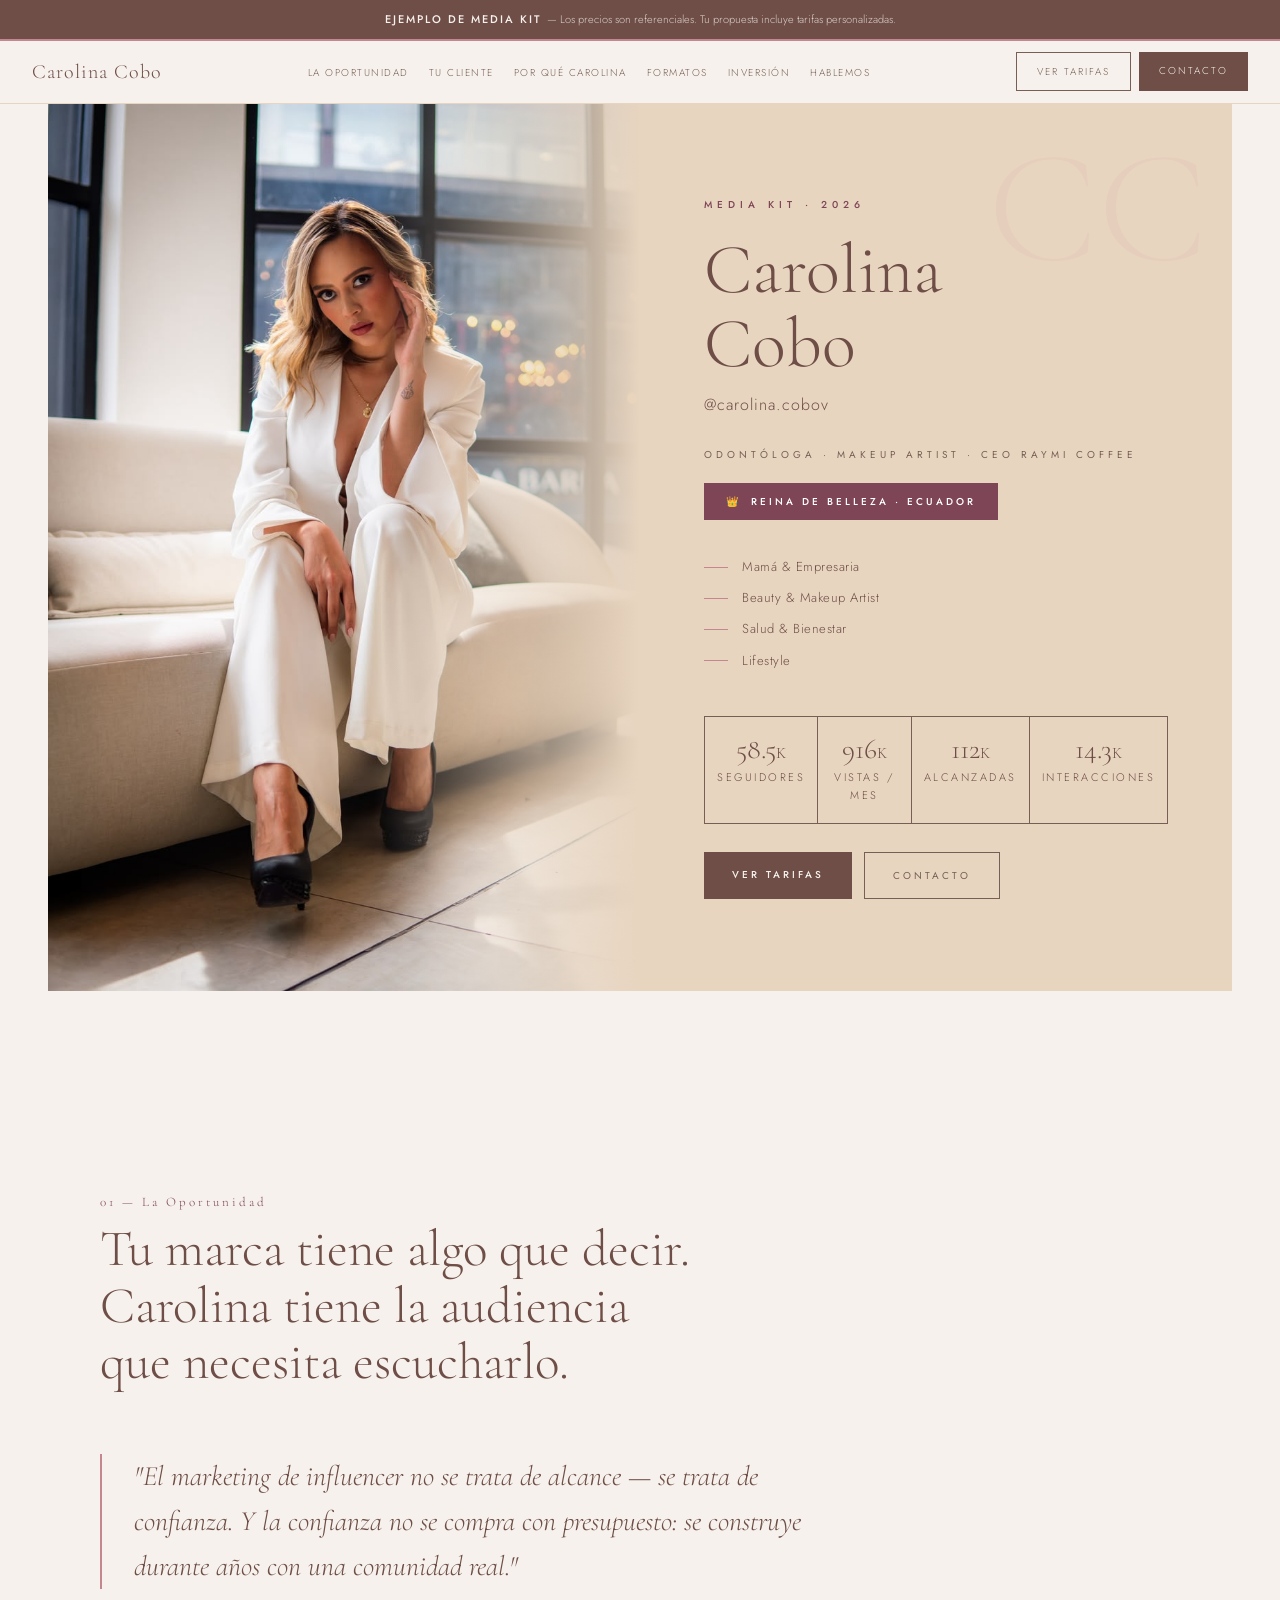
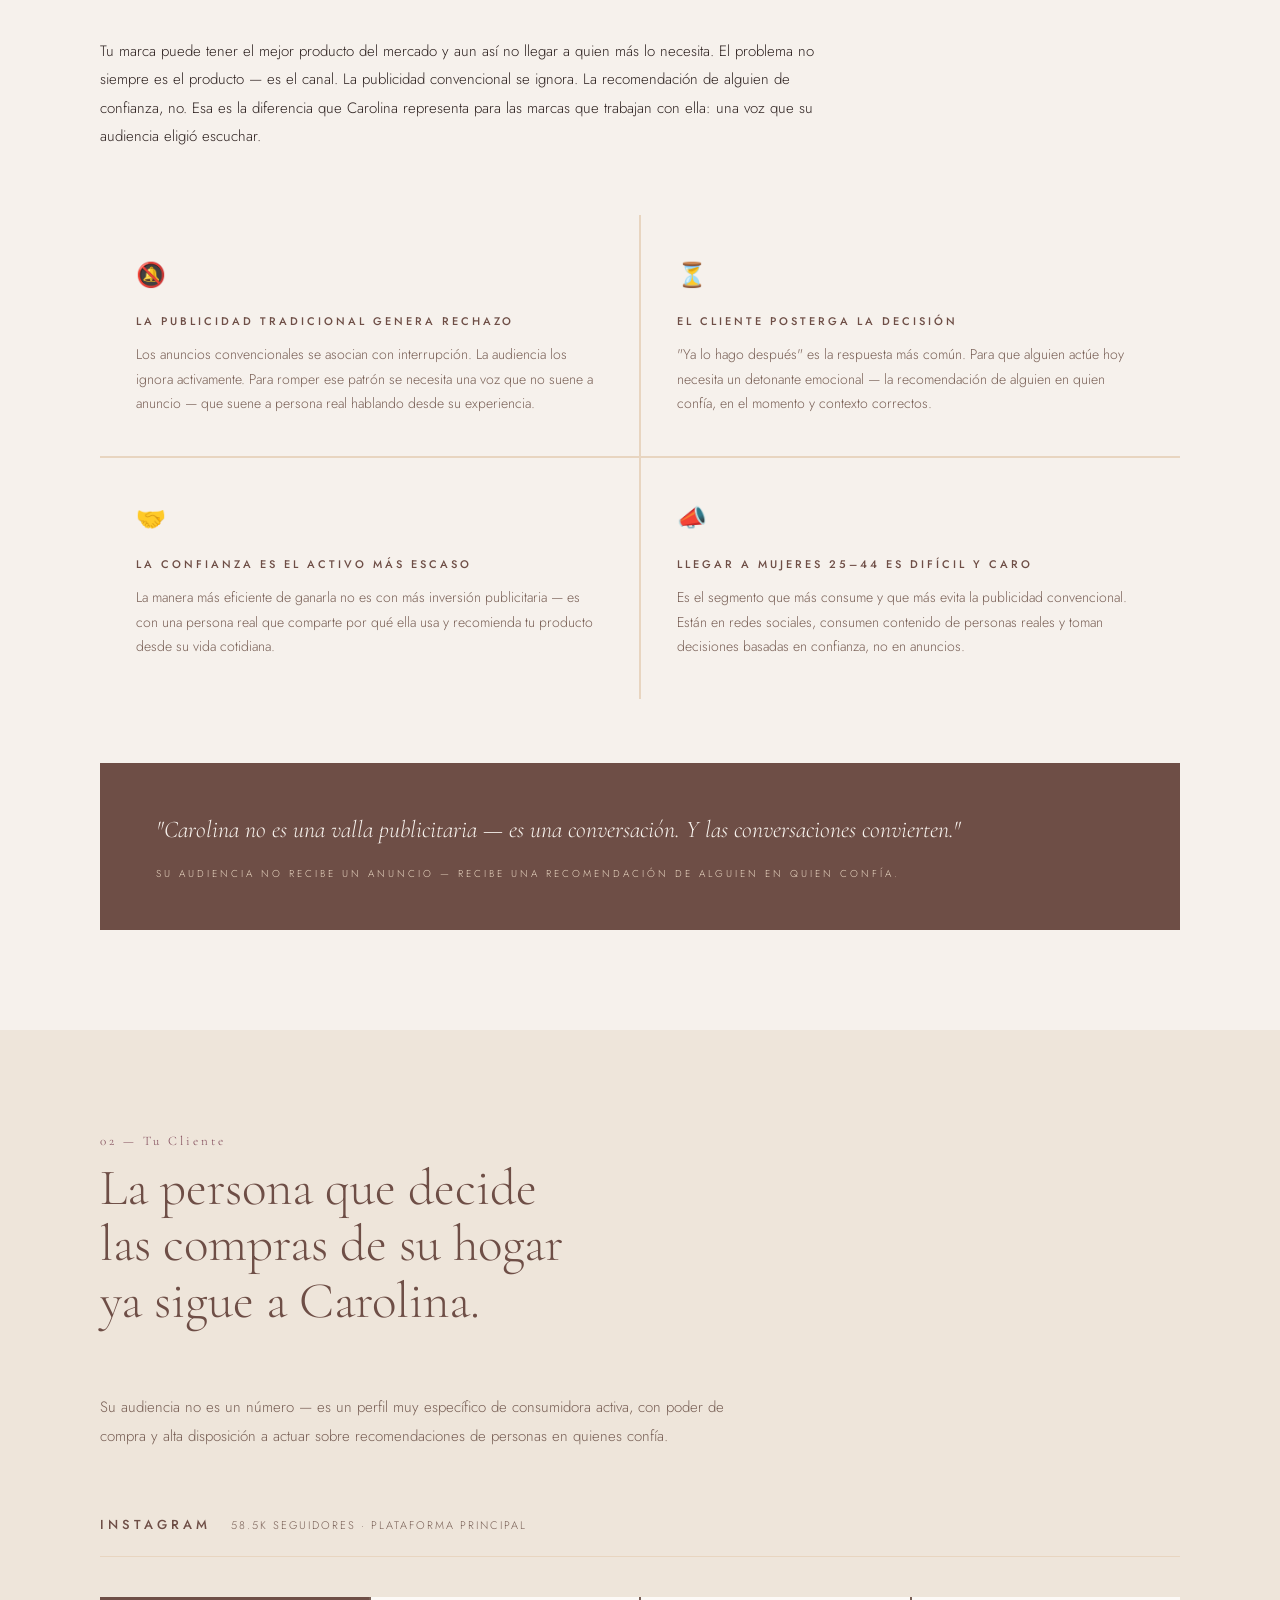
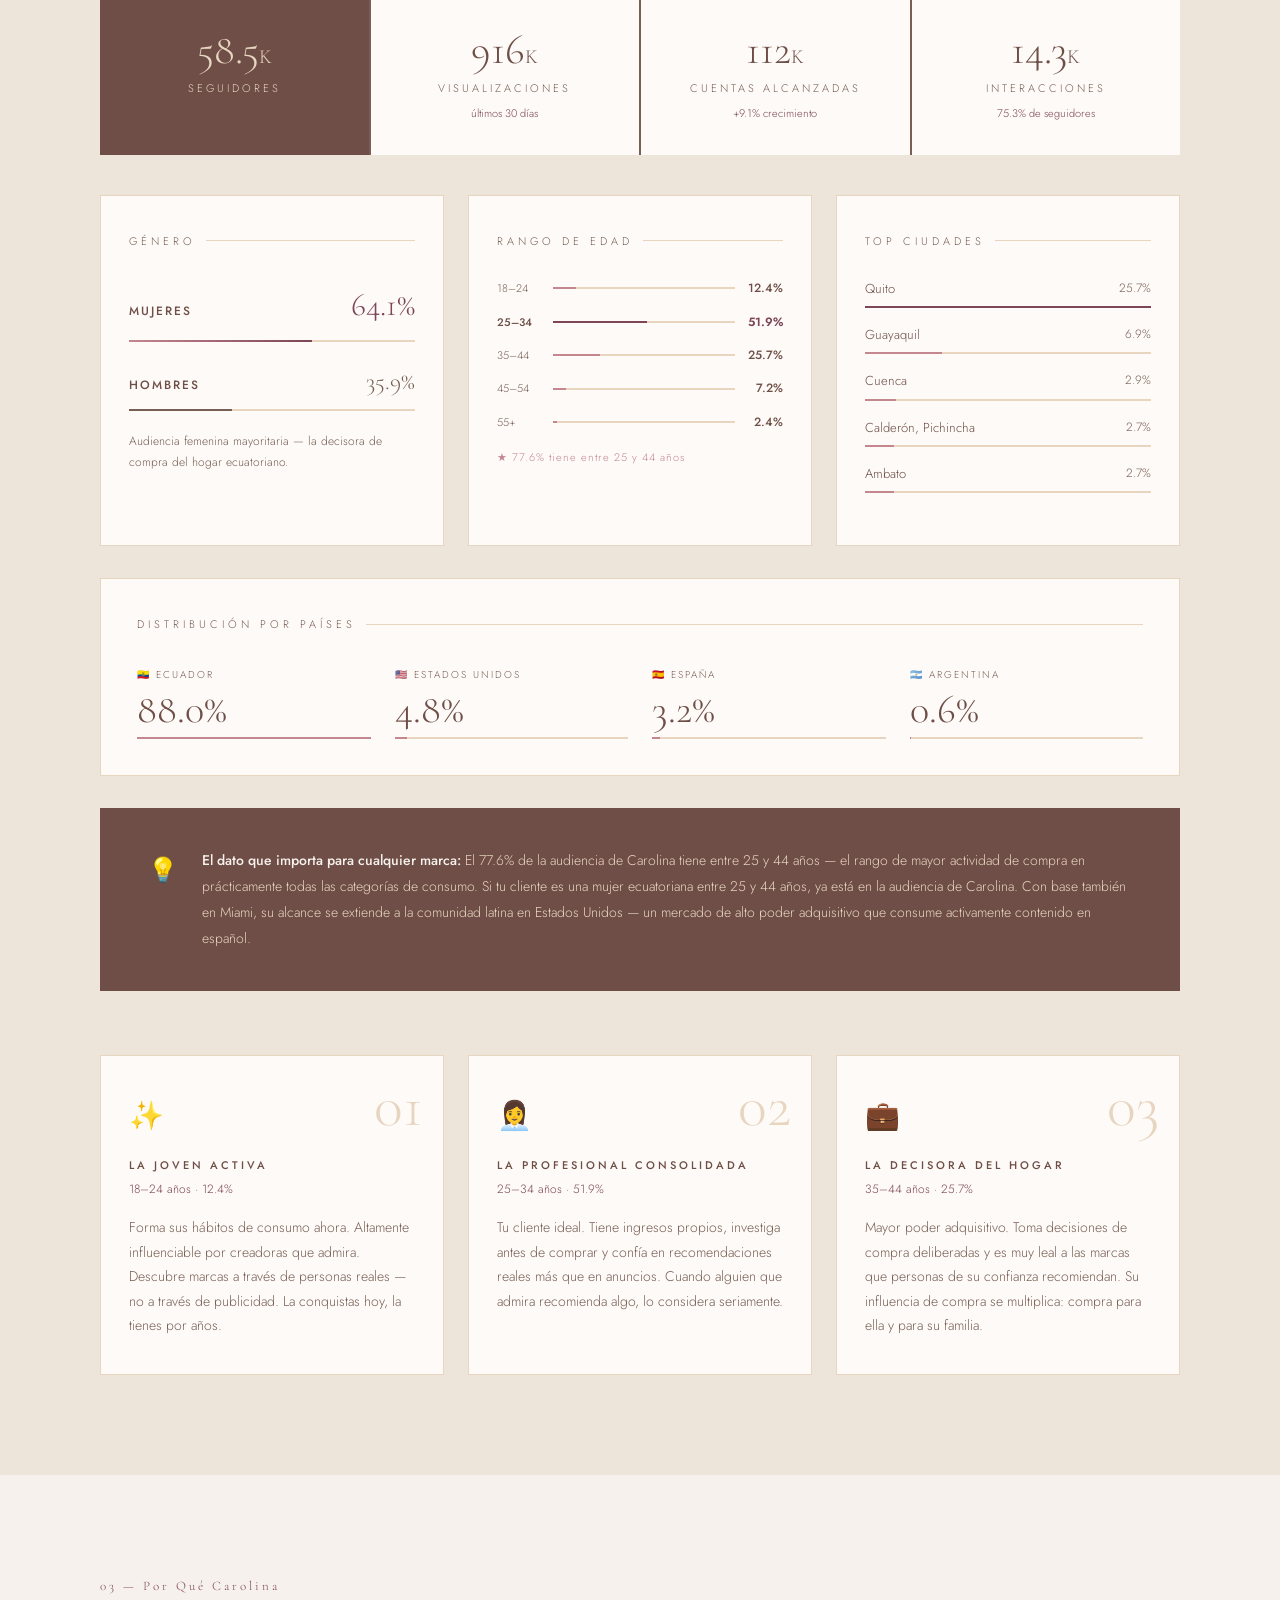
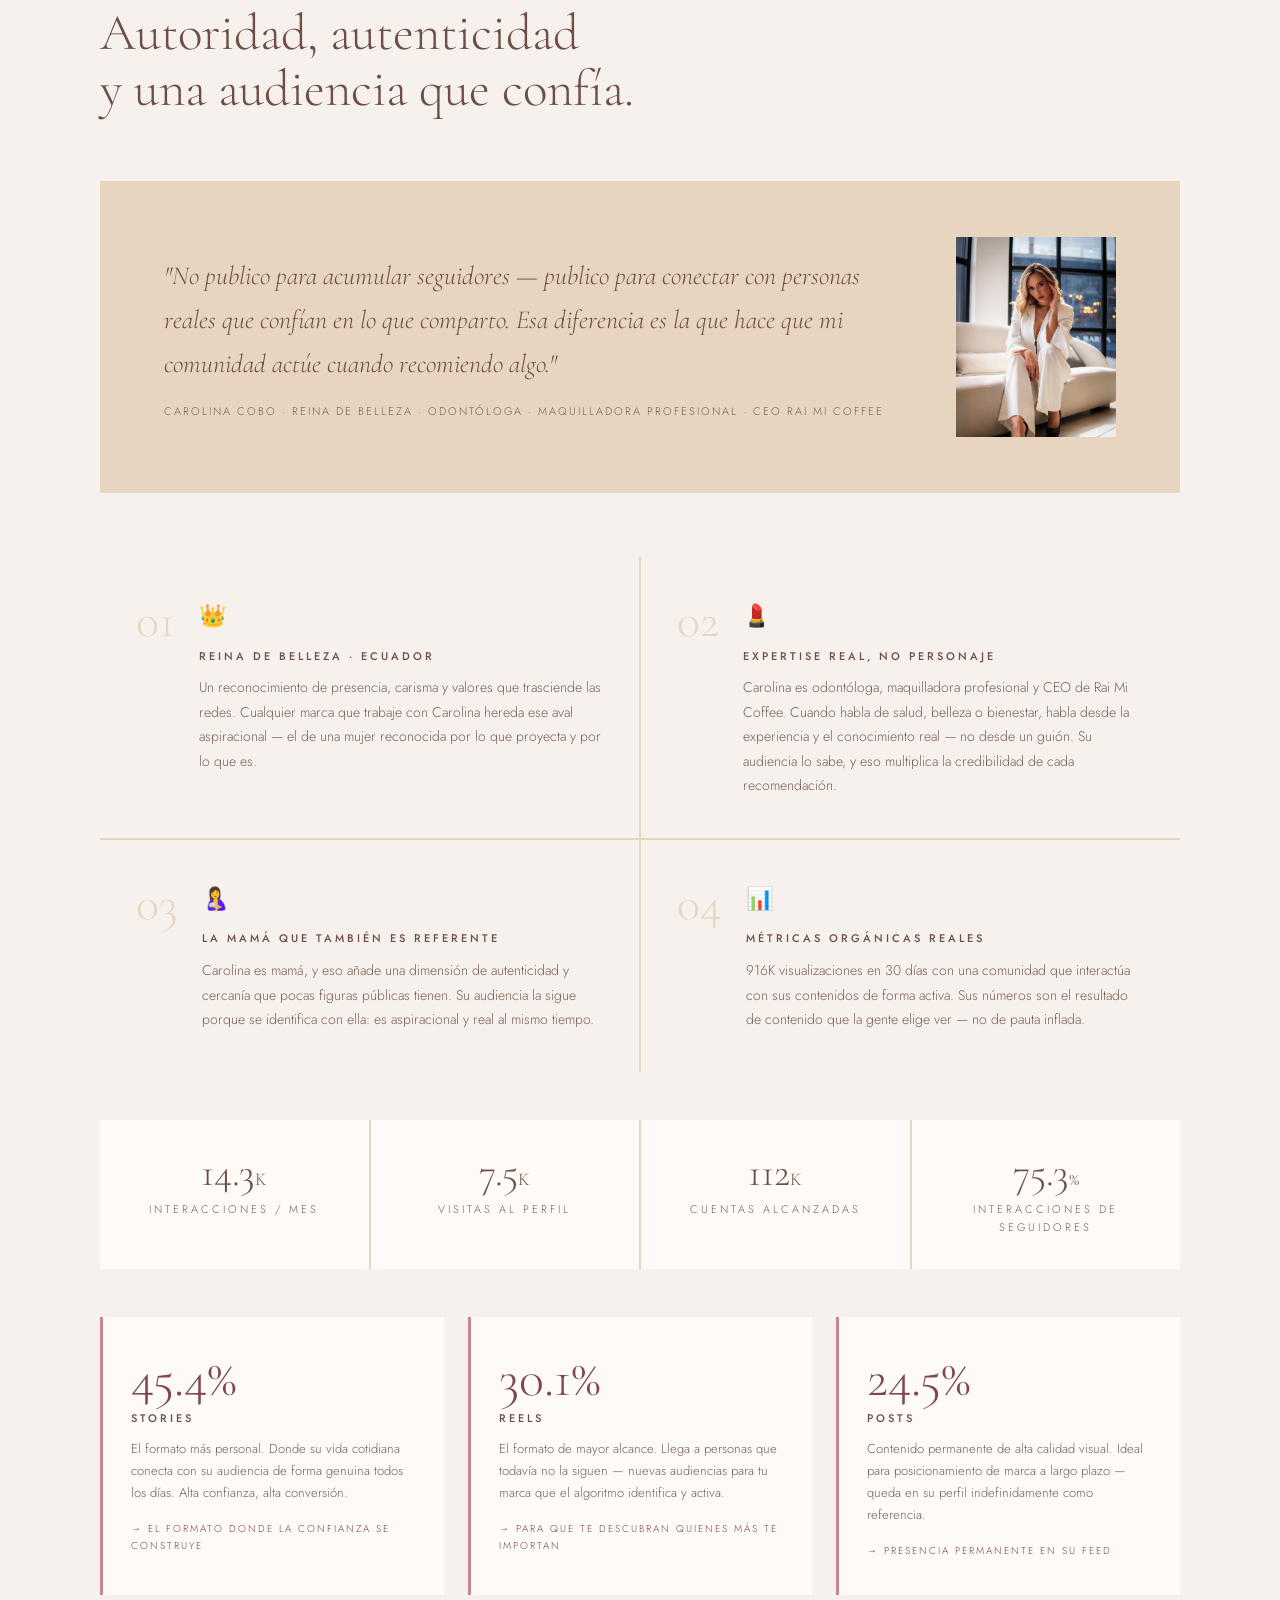
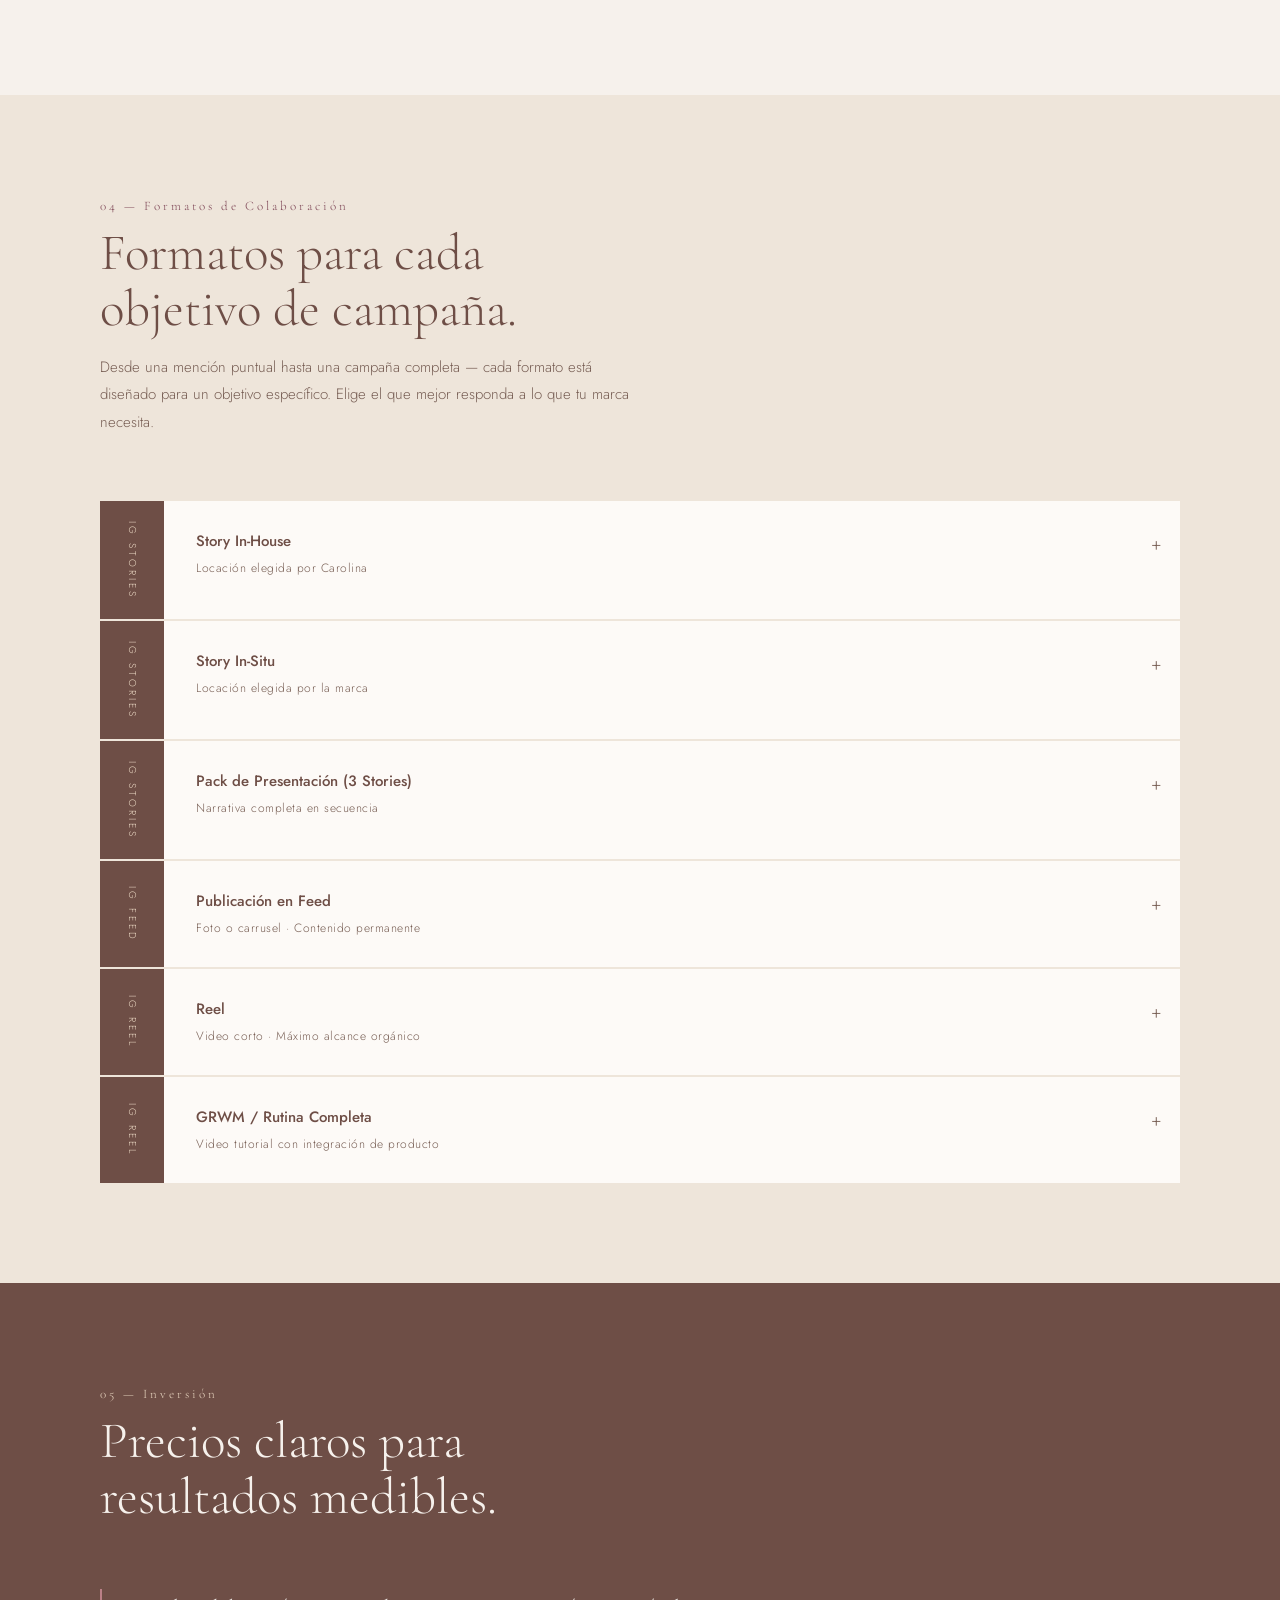
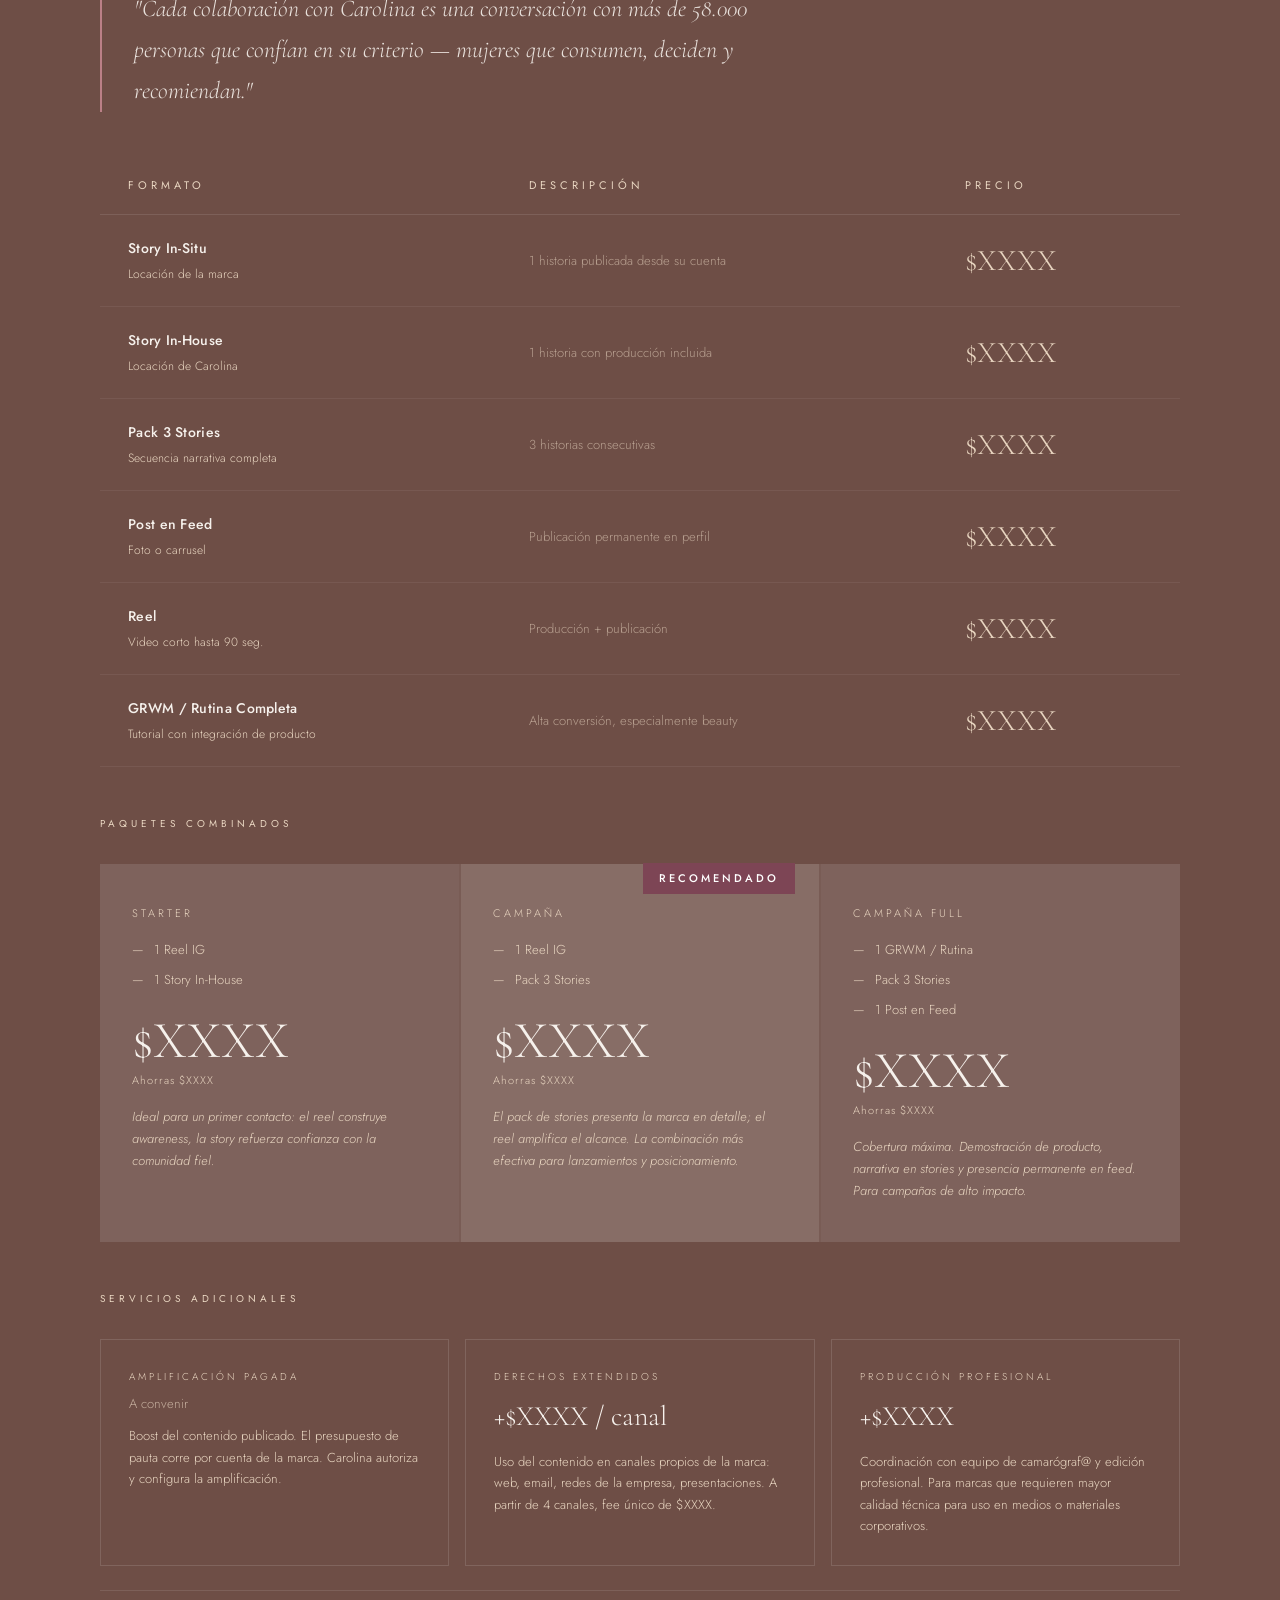
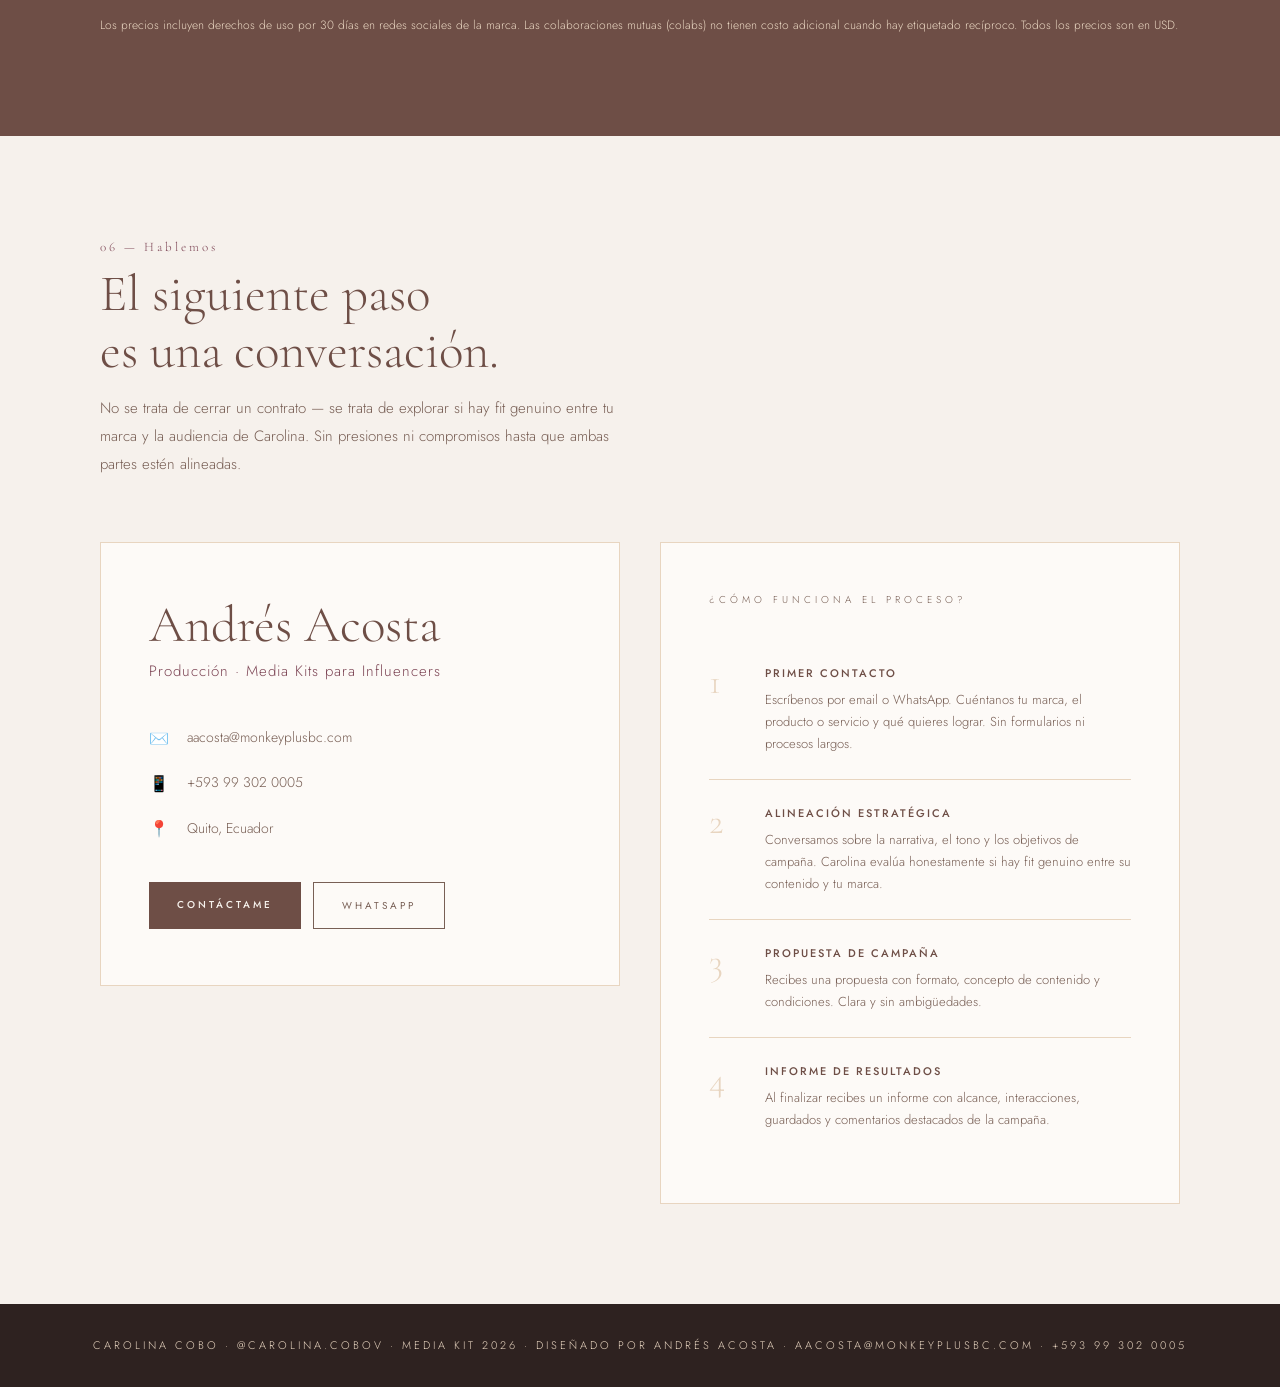
<file: mediakit-demo.html>
<!DOCTYPE html>
<html lang="es">
<head>
<meta charset="UTF-8">
<meta name="viewport" content="width=device-width, initial-scale=1.0">
<title>Media Kit 2026 — Carolina Cobo · Ejemplo de Propuesta</title>
<meta name="robots" content="noindex, nofollow">
<meta name="author" content="Andrés Acosta · aacosta@monkeyplusbc.com">
<link rel="icon" type="image/svg+xml" href="favicon.svg">
<link rel="preconnect" href="https://fonts.googleapis.com">
<link rel="preconnect" href="https://fonts.gstatic.com" crossorigin>
<link href="https://fonts.googleapis.com/css2?family=Cormorant+Garamond:ital,wght@0,300;0,400;0,500;0,600;1,300;1,400;1,500&family=Jost:wght@300;400;500;600&display=swap" rel="stylesheet">
<link rel="stylesheet" href="mediakit-general.css">
<style>
.demo-banner{
  background:var(--leather);color:var(--ivory);text-align:center;
  padding:10px 20px;font-family:'Jost',sans-serif;
  font-size:11px;font-weight:500;letter-spacing:2px;text-transform:uppercase;
  position:fixed;top:0;left:0;right:0;z-index:200;border-bottom:2px solid var(--rose);
}
.demo-banner span{font-weight:300;text-transform:none;letter-spacing:0;opacity:.8}
nav{top:40px}
#hero{padding-top:calc(64px + 40px)}
</style>
</head>
<body>

<div class="demo-banner">Ejemplo de Media Kit <span>— Los precios son referenciales. Tu propuesta incluye tarifas personalizadas.</span></div>

<!-- NAV -->
<nav>
  <span class="nav-logo">Carolina Cobo</span>
  <ul class="nav-links">
    <li><a href="#oportunidad">La Oportunidad</a></li>
    <li><a href="#audiencia">Tu Cliente</a></li>
    <li><a href="#porque">Por Qué Carolina</a></li>
    <li><a href="#formatos">Formatos</a></li>
    <li><a href="#inversion">Inversión</a></li>
    <li><a href="#hablemos">Hablemos</a></li>
  </ul>
  <div class="nav-actions">
    <a href="#inversion" class="nav-cta nav-cta-ghost">Ver tarifas</a>
    <a href="#hablemos" class="nav-cta">Contacto</a>
  </div>
  <div class="nav-mobile-right">
    <a href="#inversion" class="nav-cta nav-cta-ghost nav-cta-sm">Ver tarifas</a>
    <a href="#hablemos" class="nav-cta nav-cta-sm">Contacto</a>
    <button class="nav-mobile-toggle" onclick="toggleMenu(this)">☰</button>
  </div>
</nav>

<!-- HERO -->
<section id="hero">
  <div class="hero-img">
    <img src="images/carolina.jpg" alt="Carolina Cobo">
    <div class="hero-img-overlay"></div>
  </div>
  <div class="hero-copy">
    <div class="hero-wm">CC</div>
    <p class="hero-tag">Media Kit · 2026</p>
    <h1 class="serif hero-name">Carolina<br>Cobo</h1>
    <p class="hero-handle">@carolina.cobov</p>
    <p class="eyebrow" style="margin-bottom:20px">Odontóloga · Makeup Artist · CEO Raymi Coffee</p>
    <div class="hero-badge"><span>👑</span> Reina de Belleza · Ecuador</div>
    <div class="hero-pillars">
      <div class="hero-pillar">Mamá &amp; Empresaria</div>
      <div class="hero-pillar">Beauty &amp; Makeup Artist</div>
      <div class="hero-pillar">Salud &amp; Bienestar</div>
      <div class="hero-pillar">Lifestyle</div>
    </div>
    <div class="hero-stats">
      <div class="hstat"><span class="hstat-n">58.5<small style="font-size:16px">K</small></span><span class="hstat-l">Seguidores</span></div>
      <div class="hstat"><span class="hstat-n">916<small style="font-size:16px">K</small></span><span class="hstat-l">Vistas / mes</span></div>
      <div class="hstat"><span class="hstat-n">112<small style="font-size:16px">K</small></span><span class="hstat-l">Alcanzadas</span></div>
      <div class="hstat"><span class="hstat-n">14.3<small style="font-size:16px">K</small></span><span class="hstat-l">Interacciones</span></div>
    </div>
    <div class="hero-cta-row">
      <a href="#inversion" class="btn-primary">Ver tarifas</a>
      <a href="#hablemos" class="btn-ghost">Contacto</a>
    </div>
  </div>
</section>

<!-- ════════════════════════════════
     01 — LA OPORTUNIDAD
════════════════════════════════ -->
<section id="oportunidad">
  <div class="si">
    <div class="sh">
      <span class="sh-num">01 — La Oportunidad</span>
      <h2 class="serif sh-title">Tu marca tiene algo que decir.<br>Carolina tiene la audiencia<br>que necesita escucharlo.</h2>
    </div>

    <blockquote class="oport-pull">
      "El marketing de influencer no se trata de alcance — se trata de confianza. Y la confianza no se compra con presupuesto: se construye durante años con una comunidad real."
    </blockquote>

    <p class="oport-body">
      Tu marca puede tener el mejor producto del mercado y aun así no llegar a quien más lo necesita. El problema no siempre es el producto — es el canal. La publicidad convencional se ignora. La recomendación de alguien de confianza, no. Esa es la diferencia que Carolina representa para las marcas que trabajan con ella: una voz que su audiencia eligió escuchar.
    </p>

    <div class="pain-grid">
      <div class="pain-card">
        <span class="pain-icon">🔕</span>
        <p class="pain-title">La publicidad tradicional genera rechazo</p>
        <p class="pain-text">Los anuncios convencionales se asocian con interrupción. La audiencia los ignora activamente. Para romper ese patrón se necesita una voz que no suene a anuncio — que suene a persona real hablando desde su experiencia.</p>
      </div>
      <div class="pain-card">
        <span class="pain-icon">⏳</span>
        <p class="pain-title">El cliente posterga la decisión</p>
        <p class="pain-text">"Ya lo hago después" es la respuesta más común. Para que alguien actúe hoy necesita un detonante emocional — la recomendación de alguien en quien confía, en el momento y contexto correctos.</p>
      </div>
      <div class="pain-card">
        <span class="pain-icon">🤝</span>
        <p class="pain-title">La confianza es el activo más escaso</p>
        <p class="pain-text">La manera más eficiente de ganarla no es con más inversión publicitaria — es con una persona real que comparte por qué ella usa y recomienda tu producto desde su vida cotidiana.</p>
      </div>
      <div class="pain-card">
        <span class="pain-icon">📣</span>
        <p class="pain-title">Llegar a mujeres 25–44 es difícil y caro</p>
        <p class="pain-text">Es el segmento que más consume y que más evita la publicidad convencional. Están en redes sociales, consumen contenido de personas reales y toman decisiones basadas en confianza, no en anuncios.</p>
      </div>
    </div>

    <div class="oport-close">
      <div>
        <p class="oport-close-quote">"Carolina no es una valla publicitaria — es una conversación. Y las conversaciones convierten."</p>
        <p class="oport-close-label">Su audiencia no recibe un anuncio — recibe una recomendación de alguien en quien confía.</p>
      </div>
    </div>
  </div>
</section>

<!-- ════════════════════════════════
     02 — TU CLIENTE
════════════════════════════════ -->
<section id="audiencia">
  <div class="si">
    <div class="sh">
      <span class="sh-num">02 — Tu Cliente</span>
      <h2 class="serif sh-title">La persona que decide<br>las compras de su hogar<br>ya sigue a Carolina.</h2>
    </div>

    <p class="aud-intro">Su audiencia no es un número — es un perfil muy específico de consumidora activa, con poder de compra y alta disposición a actuar sobre recomendaciones de personas en quienes confía.</p>

    <div class="aud-platform">
      <div class="platform-header">
        <span class="platform-name">Instagram</span>
        <span class="platform-tag">58.5K seguidores · Plataforma principal</span>
      </div>

      <div class="aud-kpis">
        <div class="aud-kpi featured">
          <span class="kpi-n">58.5<small style="font-size:20px">K</small></span>
          <span class="kpi-l">Seguidores</span>
        </div>
        <div class="aud-kpi">
          <span class="kpi-n">916<small style="font-size:20px">K</small></span>
          <span class="kpi-l">Visualizaciones</span>
          <span class="kpi-s">últimos 30 días</span>
        </div>
        <div class="aud-kpi">
          <span class="kpi-n">112<small style="font-size:20px">K</small></span>
          <span class="kpi-l">Cuentas alcanzadas</span>
          <span class="kpi-s">+9.1% crecimiento</span>
        </div>
        <div class="aud-kpi">
          <span class="kpi-n">14.3<small style="font-size:20px">K</small></span>
          <span class="kpi-l">Interacciones</span>
          <span class="kpi-s">75.3% de seguidores</span>
        </div>
      </div>

      <div class="aud-demo-grid">
        <!-- Género -->
        <div class="demo-card">
          <div class="demo-title">Género</div>
          <div class="gender-item">
            <div class="gender-row"><span class="gender-name">Mujeres</span><span class="gender-pct">64.1%</span></div>
            <div class="bar"><div class="bar-f" style="width:64.1%"></div></div>
          </div>
          <div class="gender-item">
            <div class="gender-row"><span class="gender-name">Hombres</span><span class="gender-pct" style="font-size:24px;color:var(--taupe)">35.9%</span></div>
            <div class="bar"><div style="height:100%;width:35.9%;background:var(--taupe)"></div></div>
          </div>
          <p style="font-size:12px;color:var(--taupe);margin-top:20px;line-height:1.7">Audiencia femenina mayoritaria — la decisora de compra del hogar ecuatoriano.</p>
        </div>

        <!-- Edad -->
        <div class="demo-card">
          <div class="demo-title">Rango de edad</div>
          <div class="age-row"><span class="age-label">18–24</span><div class="age-bar"><div class="age-bar-f" style="width:12.4%"></div></div><span class="age-pct">12.4%</span></div>
          <div class="age-row"><span class="age-label age-label-hl">25–34</span><div class="age-bar"><div class="age-bar-f" style="width:51.9%;background:var(--mauve)"></div></div><span class="age-pct age-highlight">51.9%</span></div>
          <div class="age-row"><span class="age-label">35–44</span><div class="age-bar"><div class="age-bar-f" style="width:25.7%"></div></div><span class="age-pct">25.7%</span></div>
          <div class="age-row"><span class="age-label">45–54</span><div class="age-bar"><div class="age-bar-f" style="width:7.2%"></div></div><span class="age-pct">7.2%</span></div>
          <div class="age-row"><span class="age-label">55+</span><div class="age-bar"><div class="age-bar-f" style="width:2.4%"></div></div><span class="age-pct">2.4%</span></div>
          <p style="font-size:11px;color:var(--rose);margin-top:16px;letter-spacing:1px">★ 77.6% tiene entre 25 y 44 años</p>
        </div>

        <!-- Ciudades -->
        <div class="demo-card">
          <div class="demo-title">Top ciudades</div>
          <div class="city-row"><div class="city-top"><span class="city-name">Quito</span><span class="city-pct">25.7%</span></div><div class="city-bar"><div class="city-bar-f" style="width:100%;background:var(--mauve)"></div></div></div>
          <div class="city-row"><div class="city-top"><span class="city-name">Guayaquil</span><span class="city-pct">6.9%</span></div><div class="city-bar"><div class="city-bar-f" style="width:27%"></div></div></div>
          <div class="city-row"><div class="city-top"><span class="city-name">Cuenca</span><span class="city-pct">2.9%</span></div><div class="city-bar"><div class="city-bar-f" style="width:11%"></div></div></div>
          <div class="city-row"><div class="city-top"><span class="city-name">Calderón, Pichincha</span><span class="city-pct">2.7%</span></div><div class="city-bar"><div class="city-bar-f" style="width:10%"></div></div></div>
          <div class="city-row"><div class="city-top"><span class="city-name">Ambato</span><span class="city-pct">2.7%</span></div><div class="city-bar"><div class="city-bar-f" style="width:10%"></div></div></div>
        </div>
      </div>

      <!-- Países -->
      <div class="countries-wide">
        <div class="demo-title">Distribución por países</div>
        <div class="country-grid">
          <div class="country-item"><span class="country-name">🇪🇨 Ecuador</span><div class="country-num">88.0%</div><div class="country-bar"><div class="country-bar-f" style="width:100%"></div></div></div>
          <div class="country-item"><span class="country-name">🇺🇸 Estados Unidos</span><div class="country-num">4.8%</div><div class="country-bar"><div class="country-bar-f" style="width:5.5%"></div></div></div>
          <div class="country-item"><span class="country-name">🇪🇸 España</span><div class="country-num">3.2%</div><div class="country-bar"><div class="country-bar-f" style="width:3.6%"></div></div></div>
          <div class="country-item"><span class="country-name">🇦🇷 Argentina</span><div class="country-num">0.6%</div><div class="country-bar"><div class="country-bar-f" style="width:0.7%"></div></div></div>
        </div>
      </div>

      <div class="insight-box">
        <span class="insight-icon">💡</span>
        <p class="insight-text"><strong>El dato que importa para cualquier marca:</strong> El 77.6% de la audiencia de Carolina tiene entre 25 y 44 años — el rango de mayor actividad de compra en prácticamente todas las categorías de consumo. Si tu cliente es una mujer ecuatoriana entre 25 y 44 años, ya está en la audiencia de Carolina. Con base también en Miami, su alcance se extiende a la comunidad latina en Estados Unidos — un mercado de alto poder adquisitivo que consume activamente contenido en español.</p>
      </div>
    </div>

    <!-- Personas -->
    <div class="personas-grid">
      <div class="persona-card">
        <div class="persona-num">01</div>
        <span class="persona-icon">✨</span>
        <p class="persona-name">La Joven Activa</p>
        <p class="persona-age">18–24 años · 12.4%</p>
        <p class="persona-desc">Forma sus hábitos de consumo ahora. Altamente influenciable por creadoras que admira. Descubre marcas a través de personas reales — no a través de publicidad. La conquistas hoy, la tienes por años.</p>
      </div>
      <div class="persona-card">
        <div class="persona-num">02</div>
        <span class="persona-icon">👩‍💼</span>
        <p class="persona-name">La Profesional Consolidada</p>
        <p class="persona-age">25–34 años · 51.9%</p>
        <p class="persona-desc">Tu cliente ideal. Tiene ingresos propios, investiga antes de comprar y confía en recomendaciones reales más que en anuncios. Cuando alguien que admira recomienda algo, lo considera seriamente.</p>
      </div>
      <div class="persona-card">
        <div class="persona-num">03</div>
        <span class="persona-icon">💼</span>
        <p class="persona-name">La Decisora del Hogar</p>
        <p class="persona-age">35–44 años · 25.7%</p>
        <p class="persona-desc">Mayor poder adquisitivo. Toma decisiones de compra deliberadas y es muy leal a las marcas que personas de su confianza recomiendan. Su influencia de compra se multiplica: compra para ella y para su familia.</p>
      </div>
    </div>
  </div>
</section>

<!-- ════════════════════════════════
     03 — POR QUÉ CAROLINA
════════════════════════════════ -->
<section id="porque">
  <div class="si">
    <div class="sh">
      <span class="sh-num">03 — Por Qué Carolina</span>
      <h2 class="serif sh-title">Autoridad, autenticidad<br>y una audiencia que confía.</h2>
    </div>

    <div class="pq-quote-block">
      <div>
        <p class="pq-quote">"No publico para acumular seguidores — publico para conectar con personas reales que confían en lo que comparto. Esa diferencia es la que hace que mi comunidad actúe cuando recomiendo algo."</p>
        <p class="pq-attr">Carolina Cobo · Reina de Belleza · Odontóloga · Maquilladora Profesional · CEO Rai Mi Coffee</p>
      </div>
      <img src="images/carolina.jpg" class="pq-photo" alt="Carolina Cobo">
    </div>

    <div class="reasons-grid">
      <div class="reason-card">
        <div class="reason-num">01</div>
        <div>
          <span class="reason-icon">👑</span>
          <p class="reason-title">Reina de Belleza · Ecuador</p>
          <p class="reason-text">Un reconocimiento de presencia, carisma y valores que trasciende las redes. Cualquier marca que trabaje con Carolina hereda ese aval aspiracional — el de una mujer reconocida por lo que proyecta y por lo que es.</p>
        </div>
      </div>
      <div class="reason-card">
        <div class="reason-num">02</div>
        <div>
          <span class="reason-icon">💄</span>
          <p class="reason-title">Expertise real, no personaje</p>
          <p class="reason-text">Carolina es odontóloga, maquilladora profesional y CEO de Rai Mi Coffee. Cuando habla de salud, belleza o bienestar, habla desde la experiencia y el conocimiento real — no desde un guión. Su audiencia lo sabe, y eso multiplica la credibilidad de cada recomendación.</p>
        </div>
      </div>
      <div class="reason-card">
        <div class="reason-num">03</div>
        <div>
          <span class="reason-icon">🤱</span>
          <p class="reason-title">La mamá que también es referente</p>
          <p class="reason-text">Carolina es mamá, y eso añade una dimensión de autenticidad y cercanía que pocas figuras públicas tienen. Su audiencia la sigue porque se identifica con ella: es aspiracional y real al mismo tiempo.</p>
        </div>
      </div>
      <div class="reason-card">
        <div class="reason-num">04</div>
        <div>
          <span class="reason-icon">📊</span>
          <p class="reason-title">Métricas orgánicas reales</p>
          <p class="reason-text">916K visualizaciones en 30 días con una comunidad que interactúa con sus contenidos de forma activa. Sus números son el resultado de contenido que la gente elige ver — no de pauta inflada.</p>
        </div>
      </div>
    </div>

    <div class="content-split-metrics">
      <div class="csm-card"><span class="csm-n">14.3<small style="font-size:18px">K</small></span><span class="csm-l">Interacciones / mes</span></div>
      <div class="csm-card"><span class="csm-n">7.5<small style="font-size:18px">K</small></span><span class="csm-l">Visitas al perfil</span></div>
      <div class="csm-card"><span class="csm-n">112<small style="font-size:18px">K</small></span><span class="csm-l">Cuentas alcanzadas</span></div>
      <div class="csm-card"><span class="csm-n">75.3<small style="font-size:18px">%</small></span><span class="csm-l">Interacciones de seguidores</span></div>
    </div>

    <div class="formats-breakdown">
      <div class="fmt-card">
        <span class="fmt-pct">45.4%</span>
        <p class="fmt-name">Stories</p>
        <p class="fmt-desc">El formato más personal. Donde su vida cotidiana conecta con su audiencia de forma genuina todos los días. Alta confianza, alta conversión.</p>
        <p class="fmt-arrow">→ El formato donde la confianza se construye</p>
      </div>
      <div class="fmt-card">
        <span class="fmt-pct">30.1%</span>
        <p class="fmt-name">Reels</p>
        <p class="fmt-desc">El formato de mayor alcance. Llega a personas que todavía no la siguen — nuevas audiencias para tu marca que el algoritmo identifica y activa.</p>
        <p class="fmt-arrow">→ Para que te descubran quienes más te importan</p>
      </div>
      <div class="fmt-card">
        <span class="fmt-pct">24.5%</span>
        <p class="fmt-name">Posts</p>
        <p class="fmt-desc">Contenido permanente de alta calidad visual. Ideal para posicionamiento de marca a largo plazo — queda en su perfil indefinidamente como referencia.</p>
        <p class="fmt-arrow">→ Presencia permanente en su feed</p>
      </div>
    </div>
  </div>
</section>

<!-- ════════════════════════════════
     04 — FORMATOS
════════════════════════════════ -->
<section id="formatos">
  <div class="si">
    <div class="sh">
      <span class="sh-num">04 — Formatos de Colaboración</span>
      <h2 class="serif sh-title">Formatos para cada<br>objetivo de campaña.</h2>
      <p class="sh-sub">Desde una mención puntual hasta una campaña completa — cada formato está diseñado para un objetivo específico. Elige el que mejor responda a lo que tu marca necesita.</p>
    </div>

    <div class="formats-grid">

      <!-- Story In-House -->
      <div class="format-row" onclick="toggleFormat(this)">
        <div class="format-tag">IG Stories</div>
        <div class="format-main">
          <div class="format-header">
            <div class="format-name-col">
              <div class="format-name">Story In-House</div>
              <div class="format-sub">Locación elegida por Carolina</div>
            </div>
          </div>
          <div class="format-detail">
            <p class="format-when">Úsalo si quieres…</p>
            <p class="format-detail-text">In-House significa que Carolina graba en su casa o en la locación que ella elija. El producto se integra de forma natural en un entorno que su audiencia ya conoce y en el que confía. Genera la percepción más auténtica posible: no un anuncio, sino una recomendación real dentro de su vida cotidiana.</p>
          </div>
        </div>
        <div class="format-toggle">+</div>
      </div>

      <!-- Story In-Situ -->
      <div class="format-row" onclick="toggleFormat(this)">
        <div class="format-tag">IG Stories</div>
        <div class="format-main">
          <div class="format-header">
            <div class="format-name-col">
              <div class="format-name">Story In-Situ</div>
              <div class="format-sub">Locación elegida por la marca</div>
            </div>
          </div>
          <div class="format-detail">
            <p class="format-when">Úsalo si quieres…</p>
            <p class="format-detail-text">In-Situ significa que la marca solicita a Carolina grabar en un lugar específico: su tienda, un evento o espacio concreto. Carolina se desplaza, integra el producto en ese contexto real y lo graba en el momento. Ideal cuando la ambientación del lugar importa para la narrativa o quieres mostrar tu producto dentro de tu propio espacio de marca.</p>
          </div>
        </div>
        <div class="format-toggle">+</div>
      </div>

      <!-- Pack 3 Stories -->
      <div class="format-row" onclick="toggleFormat(this)">
        <div class="format-tag">IG Stories</div>
        <div class="format-main">
          <div class="format-header">
            <div class="format-name-col">
              <div class="format-name">Pack de Presentación (3 Stories)</div>
              <div class="format-sub">Narrativa completa en secuencia</div>
            </div>
          </div>
          <div class="format-detail">
            <p class="format-when">Úsalo si quieres…</p>
            <p class="format-detail-text">Tres stories que construyen la narrativa completa de tu marca o producto: qué es, cómo encaja en la vida de Carolina y por qué lo recomienda. El formato más completo para comunicar propuesta de valor. Alto índice de guardados — la audiencia los guarda para compartirlos o volver cuando están listos para actuar.</p>
          </div>
        </div>
        <div class="format-toggle">+</div>
      </div>

      <!-- Post en Feed -->
      <div class="format-row" onclick="toggleFormat(this)">
        <div class="format-tag">IG Feed</div>
        <div class="format-main">
          <div class="format-header">
            <div class="format-name-col">
              <div class="format-name">Publicación en Feed</div>
              <div class="format-sub">Foto o carrusel · Contenido permanente</div>
            </div>
          </div>
          <div class="format-detail">
            <p class="format-when">Úsalo si quieres…</p>
            <p class="format-detail-text">Presencia permanente en su perfil con alta calidad visual. El contenido queda visible indefinidamente y sigue generando impacto meses después de la publicación. Ideal para posicionamiento de marca a largo plazo — cada persona que visita su perfil verá tu marca asociada a su imagen.</p>
          </div>
        </div>
        <div class="format-toggle">+</div>
      </div>

      <!-- Reel -->
      <div class="format-row" onclick="toggleFormat(this)">
        <div class="format-tag">IG Reel</div>
        <div class="format-main">
          <div class="format-header">
            <div class="format-name-col">
              <div class="format-name">Reel</div>
              <div class="format-sub">Video corto · Máximo alcance orgánico</div>
            </div>
          </div>
          <div class="format-detail">
            <p class="format-when">Úsalo si quieres…</p>
            <p class="format-detail-text">Maximizar alcance fuera de seguidores con un formato dinámico y altamente descubrible. Los Reels son distribuidos activamente por el algoritmo a nuevas audiencias. Es la forma más eficiente de llegar a personas que no te buscan todavía pero que encajan perfectamente con tu cliente ideal.</p>
          </div>
        </div>
        <div class="format-toggle">+</div>
      </div>

      <!-- GRWM -->
      <div class="format-row" onclick="toggleFormat(this)">
        <div class="format-tag">IG Reel</div>
        <div class="format-main">
          <div class="format-header">
            <div class="format-name-col">
              <div class="format-name">GRWM / Rutina Completa</div>
              <div class="format-sub">Video tutorial con integración de producto</div>
            </div>
          </div>
          <div class="format-detail">
            <p class="format-when">Úsalo si quieres…</p>
            <p class="format-detail-text">El formato con mayor poder de demostración de producto. Carolina integra tu marca dentro de su rutina real de maquillaje o bienestar, mostrando resultados desde su expertise profesional. Alto índice de conversión para marcas de belleza, skincare y bienestar — la audiencia ve el producto en acción, usado por alguien que sabe lo que hace.</p>
          </div>
        </div>
        <div class="format-toggle">+</div>
      </div>

    </div>
  </div>
</section>

<!-- ════════════════════════════════
     05 — INVERSIÓN
════════════════════════════════ -->
<section id="inversion">
  <div class="si">
    <div class="sh">
      <span class="sh-num">05 — Inversión</span>
      <h2 class="serif sh-title" style="color:var(--ivory)">Precios claros para<br>resultados medibles.</h2>
    </div>

    <blockquote class="inv-pull">
      "Cada colaboración con Carolina es una conversación con más de 58.000 personas que confían en su criterio — mujeres que consumen, deciden y recomiendan."
    </blockquote>

    <table class="tarifa-table">
      <thead>
        <tr>
          <th>Formato</th>
          <th>Descripción</th>
          <th>Precio</th>
        </tr>
      </thead>
      <tbody>
        <tr><td><div class="t-name">Story In-Situ</div><div class="t-sub">Locación de la marca</div></td><td style="color:var(--champagne);opacity:.6;font-size:13px">1 historia publicada desde su cuenta</td><td><span class="t-price">$XXXX</span></td></tr>
        <tr><td><div class="t-name">Story In-House</div><div class="t-sub">Locación de Carolina</div></td><td style="color:var(--champagne);opacity:.6;font-size:13px">1 historia con producción incluida</td><td><span class="t-price">$XXXX</span></td></tr>
        <tr><td><div class="t-name">Pack 3 Stories</div><div class="t-sub">Secuencia narrativa completa</div></td><td style="color:var(--champagne);opacity:.6;font-size:13px">3 historias consecutivas</td><td><span class="t-price">$XXXX</span></td></tr>
        <tr><td><div class="t-name">Post en Feed</div><div class="t-sub">Foto o carrusel</div></td><td style="color:var(--champagne);opacity:.6;font-size:13px">Publicación permanente en perfil</td><td><span class="t-price">$XXXX</span></td></tr>
        <tr><td><div class="t-name">Reel</div><div class="t-sub">Video corto hasta 90 seg.</div></td><td style="color:var(--champagne);opacity:.6;font-size:13px">Producción + publicación</td><td><span class="t-price">$XXXX</span></td></tr>
        <tr><td><div class="t-name">GRWM / Rutina Completa</div><div class="t-sub">Tutorial con integración de producto</div></td><td style="color:var(--champagne);opacity:.6;font-size:13px">Alta conversión, especialmente beauty</td><td><span class="t-price">$XXXX</span></td></tr>
      </tbody>
    </table>

    <!-- Paquetes -->
    <p class="eyebrow" style="margin-bottom:32px">Paquetes combinados</p>
    <div class="packs-grid">
      <div class="pack-card">
        <p class="pack-name">Starter</p>
        <div class="pack-contents">
          <div class="pack-line">1 Reel IG</div>
          <div class="pack-line">1 Story In-House</div>
        </div>
        <span class="pack-price">$XXXX</span>
        <p class="pack-saving">Ahorras $XXXX</p>
        <p class="pack-ideal">Ideal para un primer contacto: el reel construye awareness, la story refuerza confianza con la comunidad fiel.</p>
      </div>
      <div class="pack-card featured">
        <div class="pack-badge">Recomendado</div>
        <p class="pack-name">Campaña</p>
        <div class="pack-contents">
          <div class="pack-line">1 Reel IG</div>
          <div class="pack-line">Pack 3 Stories</div>
        </div>
        <span class="pack-price">$XXXX</span>
        <p class="pack-saving">Ahorras $XXXX</p>
        <p class="pack-ideal">El pack de stories presenta la marca en detalle; el reel amplifica el alcance. La combinación más efectiva para lanzamientos y posicionamiento.</p>
      </div>
      <div class="pack-card">
        <p class="pack-name">Campaña Full</p>
        <div class="pack-contents">
          <div class="pack-line">1 GRWM / Rutina</div>
          <div class="pack-line">Pack 3 Stories</div>
          <div class="pack-line">1 Post en Feed</div>
        </div>
        <span class="pack-price">$XXXX</span>
        <p class="pack-saving">Ahorras $XXXX</p>
        <p class="pack-ideal">Cobertura máxima. Demostración de producto, narrativa en stories y presencia permanente en feed. Para campañas de alto impacto.</p>
      </div>
    </div>

    <!-- Add-ons -->
    <p class="eyebrow" style="margin-bottom:32px;margin-top:48px">Servicios adicionales</p>
    <div class="addons-grid">
      <div class="addon-card">
        <p class="addon-name">Amplificación pagada</p>
        <p class="addon-price" style="font-size:13px;color:var(--champagne);opacity:.7;font-family:'Jost',sans-serif">A convenir</p>
        <p class="addon-desc">Boost del contenido publicado. El presupuesto de pauta corre por cuenta de la marca. Carolina autoriza y configura la amplificación.</p>
      </div>
      <div class="addon-card">
        <p class="addon-name">Derechos extendidos</p>
        <p class="addon-price">+$XXXX / canal</p>
        <p class="addon-desc">Uso del contenido en canales propios de la marca: web, email, redes de la empresa, presentaciones. A partir de 4 canales, fee único de $XXXX.</p>
      </div>
      <div class="addon-card">
        <p class="addon-name">Producción profesional</p>
        <p class="addon-price">+$XXXX</p>
        <p class="addon-desc">Coordinación con equipo de camarógraf@ y edición profesional. Para marcas que requieren mayor calidad técnica para uso en medios o materiales corporativos.</p>
      </div>
    </div>

    <p class="inv-note">Los precios incluyen derechos de uso por 30 días en redes sociales de la marca. Las colaboraciones mutuas (colabs) no tienen costo adicional cuando hay etiquetado recíproco. Todos los precios son en USD.</p>
  </div>
</section>

<!-- ════════════════════════════════
     06 — HABLEMOS
════════════════════════════════ -->
<section id="hablemos">
  <div class="si">
    <div class="sh">
      <span class="sh-num">06 — Hablemos</span>
      <h2 class="serif sh-title">El siguiente paso<br>es una conversación.</h2>
      <p class="sh-sub">No se trata de cerrar un contrato — se trata de explorar si hay fit genuino entre tu marca y la audiencia de Carolina. Sin presiones ni compromisos hasta que ambas partes estén alineadas.</p>
    </div>

    <div class="contact-grid">
      <div class="contact-card">
        <h3 class="serif contact-name">Andrés Acosta</h3>
        <p class="contact-handle">Producción · Media Kits para Influencers</p>
        <div class="contact-items">
          <a href="mailto:aacosta@monkeyplusbc.com" class="contact-item">
            <span class="contact-item-icon">✉️</span>
            <span>aacosta@monkeyplusbc.com</span>
          </a>
          <a href="https://wa.me/593993020005" class="contact-item" target="_blank">
            <span class="contact-item-icon">📱</span>
            <span>+593 99 302 0005</span>
          </a>
          <div class="contact-item">
            <span class="contact-item-icon">📍</span>
            <span>Quito, Ecuador</span>
          </div>
        </div>
        <div style="display:flex;gap:12px;flex-wrap:wrap">
          <a href="mailto:aacosta@monkeyplusbc.com" class="btn-primary">Contáctame</a>
          <a href="https://wa.me/593993020005" class="btn-ghost" target="_blank">WhatsApp</a>
        </div>
      </div>

      <div class="process-card">
        <p class="process-title">¿Cómo funciona el proceso?</p>
        <div class="process-steps">
          <div class="step">
            <div class="step-num">1</div>
            <div>
              <p class="step-title">Primer contacto</p>
              <p class="step-desc">Escríbenos por email o WhatsApp. Cuéntanos tu marca, el producto o servicio y qué quieres lograr. Sin formularios ni procesos largos.</p>
            </div>
          </div>
          <div class="step">
            <div class="step-num">2</div>
            <div>
              <p class="step-title">Alineación estratégica</p>
              <p class="step-desc">Conversamos sobre la narrativa, el tono y los objetivos de campaña. Carolina evalúa honestamente si hay fit genuino entre su contenido y tu marca.</p>
            </div>
          </div>
          <div class="step">
            <div class="step-num">3</div>
            <div>
              <p class="step-title">Propuesta de campaña</p>
              <p class="step-desc">Recibes una propuesta con formato, concepto de contenido y condiciones. Clara y sin ambigüedades.</p>
            </div>
          </div>
          <div class="step">
            <div class="step-num">4</div>
            <div>
              <p class="step-title">Informe de resultados</p>
              <p class="step-desc">Al finalizar recibes un informe con alcance, interacciones, guardados y comentarios destacados de la campaña.</p>
            </div>
          </div>
        </div>
      </div>
    </div>
  </div>
</section>

<footer>
  <p>Carolina Cobo · @carolina.cobov · Media Kit 2026 · Diseñado por Andrés Acosta · aacosta@monkeyplusbc.com · +593 99 302 0005</p>
</footer>

<script src="mediakit-general.js"></script>

</body>
</html>
</file>
<file: mediakit-general.css>
/* ─── TOKENS ─────────────────────────────── */
:root {
  --ivory:     #F6F1EC;
  --cream:     #EEE5DA;
  --champagne: #E8D5C0;
  --rose:      #C4868F;
  --mauve:     #7D4555;
  --taupe:     #785F55;
  --leather:   #6E4E46;
  --dark:      #2E2220;
  --white:     #FDFAF7;
}

*,*::before,*::after{box-sizing:border-box;margin:0;padding:0}
html{scroll-behavior:smooth}
body{font-family:'Jost',sans-serif;background:var(--ivory);color:var(--dark);font-weight:300;line-height:1.7;font-size:15px}

/* ─── TYPE ───────────────────────────────── */
.serif{font-family:'Cormorant Garamond',serif;font-weight:300}
.serif-i{font-family:'Cormorant Garamond',serif;font-style:italic;font-weight:300}
.eyebrow{font-size:10px;letter-spacing:4px;text-transform:uppercase;color:var(--taupe);font-weight:400}

/* ─── NAV ────────────────────────────────── */
nav{
  position:fixed;top:0;left:0;right:0;z-index:100;
  display:flex;align-items:center;justify-content:space-between;
  padding:0 32px;height:64px;
  background:rgba(246,241,236,0.92);backdrop-filter:blur(12px);
  border-bottom:1px solid var(--champagne);
  gap:16px;
}
.nav-logo{font-family:'Cormorant Garamond',serif;font-size:20px;color:var(--leather);letter-spacing:1px;flex-shrink:0;white-space:nowrap}
.nav-links{display:flex;gap:20px;list-style:none;flex-shrink:1;overflow:hidden}
.nav-links a{font-size:10px;letter-spacing:1.5px;text-transform:uppercase;color:var(--taupe);text-decoration:none;transition:color .2s;white-space:nowrap}
.nav-links a:hover{color:var(--mauve)}
.nav-cta{
  font-size:10px;letter-spacing:2px;text-transform:uppercase;
  background:var(--leather);color:var(--ivory);
  padding:10px 20px;text-decoration:none;
  transition:background .2s;flex-shrink:0;white-space:nowrap;
}
.nav-cta:hover{background:var(--mauve)}
.nav-actions{display:flex;gap:8px;flex-shrink:0}
.nav-cta-ghost{background:transparent;border:1px solid var(--taupe);color:var(--taupe)}
.nav-cta-ghost:hover{background:transparent;border-color:var(--mauve);color:var(--mauve)}
.nav-mobile-right{display:none;align-items:center;gap:8px;flex-shrink:0}
.nav-cta-sm{padding:8px 14px;font-size:11px;letter-spacing:1.5px}
.nav-mobile-toggle{background:none;border:none;cursor:pointer;color:var(--leather);font-size:22px;flex-shrink:0}

/* ─── HERO ───────────────────────────────── */
#hero{
  min-height:100vh;padding-top:64px;
  display:grid;grid-template-columns:1fr 1fr;
}
.hero-img{
  position:relative;overflow:hidden;
}
.hero-img img{width:100%;height:100%;object-fit:cover;object-position:center top;display:block}
.hero-img-overlay{
  position:absolute;inset:0;
  background:linear-gradient(to right,transparent 55%,var(--champagne) 100%);
}
.hero-copy{
  background:var(--champagne);
  display:flex;flex-direction:column;justify-content:center;
  padding:80px 64px;position:relative;overflow:hidden;
}
.hero-wm{
  position:absolute;top:24px;right:24px;
  font-family:'Cormorant Garamond',serif;font-size:160px;font-weight:300;
  color:var(--rose);opacity:.07;line-height:1;pointer-events:none;user-select:none;
}
.hero-tag{font-size:10px;letter-spacing:5px;text-transform:uppercase;color:var(--mauve);margin-bottom:20px;font-weight:500}
.hero-name{font-size:clamp(48px,5.5vw,76px);color:var(--leather);line-height:1.05;margin-bottom:10px}
.hero-handle{font-size:16px;color:var(--leather);margin-bottom:28px;letter-spacing:1px}
.hero-badge{
  display:inline-flex;align-items:center;gap:10px;
  background:var(--mauve);color:white;
  font-size:10px;letter-spacing:3px;text-transform:uppercase;
  padding:10px 22px;margin-bottom:36px;font-weight:500;width:fit-content;
}
.hero-pillars{display:flex;flex-direction:column;gap:9px;margin-bottom:44px}
.hero-pillar{
  display:flex;align-items:center;gap:14px;
  font-size:13px;color:var(--leather);letter-spacing:.5px;
}
.hero-pillar::before{content:'';width:24px;height:1px;background:var(--rose);flex-shrink:0}
.hero-stats{display:grid;grid-template-columns:repeat(4,1fr);gap:1px;background:var(--taupe);border:1px solid var(--taupe)}
.hstat{background:var(--champagne);padding:18px 12px;text-align:center}
.hstat-n{font-family:'Cormorant Garamond',serif;font-size:28px;color:var(--leather);display:block;line-height:1}
.hstat-l{font-size:11px;letter-spacing:2.5px;text-transform:uppercase;color:var(--leather);display:block;margin-top:5px}
.hero-cta-row{display:flex;gap:12px;margin-top:28px}
.btn-primary{
  font-size:10px;letter-spacing:3px;text-transform:uppercase;
  background:var(--leather);color:var(--ivory);
  padding:14px 28px;text-decoration:none;font-weight:500;transition:background .2s;
}
.btn-primary:hover{background:var(--mauve)}
.btn-ghost{
  font-size:10px;letter-spacing:3px;text-transform:uppercase;
  border:1px solid var(--taupe);color:var(--taupe);
  padding:14px 28px;text-decoration:none;font-weight:400;transition:all .2s;
}
.btn-ghost:hover{border-color:var(--mauve);color:var(--mauve)}

/* ─── SECTION BASE ───────────────────────── */
section{padding:100px 48px}
.si{max-width:1080px;margin:0 auto}
.sh{margin-bottom:64px}
.sh-num{font-family:'Cormorant Garamond',serif;font-size:13px;color:var(--mauve);letter-spacing:3px;display:block;margin-bottom:8px}
.sh-title{font-size:clamp(34px,4vw,52px);color:var(--leather);line-height:1.1;margin-bottom:16px}
.sh-sub{font-size:15px;color:var(--taupe);max-width:540px;line-height:1.85}

/* ─── DIVIDER ────────────────────────────── */
.div-line{height:1px;background:linear-gradient(to right,transparent,var(--rose),transparent);margin:0 0 64px}

/* ─── 01 OPORTUNIDAD ─────────────────────── */
#oportunidad{background:var(--ivory)}
.oport-pull{
  font-family:'Cormorant Garamond',serif;font-size:clamp(20px,2.4vw,28px);
  font-style:italic;font-weight:300;color:var(--leather);
  line-height:1.6;max-width:760px;
  border-left:2px solid var(--rose);padding-left:32px;
  margin:48px 0;
}
.oport-body{font-size:15px;color:var(--dark);line-height:1.9;max-width:720px;margin-bottom:64px}
.pain-grid{display:grid;grid-template-columns:repeat(2,1fr);gap:2px;background:var(--champagne)}
.pain-card{background:var(--ivory);padding:40px 36px}
.pain-icon{font-size:24px;margin-bottom:16px;display:block}
.pain-title{font-size:11px;letter-spacing:3px;text-transform:uppercase;color:var(--leather);font-weight:500;margin-bottom:12px}
.pain-text{font-size:14px;color:var(--taupe);line-height:1.75}
.oport-close{
  background:var(--leather);color:var(--ivory);
  padding:48px 56px;margin-top:64px;
  display:flex;align-items:center;gap:48px;
}
.oport-close-quote{
  font-family:'Cormorant Garamond',serif;font-size:clamp(18px,2vw,24px);
  font-style:italic;font-weight:300;line-height:1.6;flex:1;
}
.oport-close-label{font-size:10px;letter-spacing:3px;text-transform:uppercase;color:var(--champagne);margin-top:16px}

/* ─── 02 AUDIENCIA ───────────────────────── */
#audiencia{background:var(--cream)}
.aud-intro{font-size:15px;color:var(--taupe);line-height:1.9;max-width:660px;margin-bottom:64px}
.aud-platform{margin-bottom:64px}
.platform-header{
  display:flex;align-items:center;gap:20px;margin-bottom:40px;
  padding-bottom:20px;border-bottom:1px solid var(--champagne);
}
.platform-name{font-size:13px;letter-spacing:4px;text-transform:uppercase;color:var(--leather);font-weight:500}
.platform-tag{font-size:11px;letter-spacing:2px;text-transform:uppercase;color:var(--taupe)}
.aud-kpis{display:grid;grid-template-columns:repeat(4,1fr);gap:2px;background:var(--taupe);margin-bottom:40px}
.aud-kpi{background:var(--white);padding:32px 24px;text-align:center}
.aud-kpi.featured{background:var(--leather)}
.aud-kpi.featured .kpi-n,.aud-kpi.featured .kpi-l{color:var(--champagne)}
.kpi-n{font-family:'Cormorant Garamond',serif;font-size:42px;color:var(--leather);line-height:1;display:block}
.kpi-l{font-size:11px;letter-spacing:3px;text-transform:uppercase;color:var(--taupe);display:block;margin-top:8px}
.kpi-s{font-size:11px;color:var(--mauve);display:block;margin-top:6px}
.aud-demo-grid{display:grid;grid-template-columns:1fr 1fr 1fr;gap:24px;margin-bottom:32px}
.demo-card{background:var(--white);padding:36px 28px;border:1px solid var(--champagne)}
.demo-title{font-size:11px;letter-spacing:4px;text-transform:uppercase;color:var(--taupe);margin-bottom:28px;display:flex;align-items:center;gap:10px}
.demo-title::after{content:'';flex:1;height:1px;background:var(--champagne)}
/* gender */
.gender-item{margin-bottom:20px}
.gender-row{display:flex;justify-content:space-between;align-items:baseline;margin-bottom:7px}
.gender-name{font-size:12px;letter-spacing:2px;text-transform:uppercase;color:var(--leather);font-weight:500}
.gender-pct{font-family:'Cormorant Garamond',serif;font-size:32px;color:var(--mauve);font-weight:300}
.bar{height:2px;background:var(--champagne);margin-top:4px}
.bar-f{height:100%;background:linear-gradient(to right,var(--rose),var(--mauve))}
/* age */
.age-row{display:flex;align-items:center;gap:12px;margin-bottom:13px}
.age-label{font-size:11px;color:var(--taupe);width:44px;flex-shrink:0}
.age-bar{flex:1;height:2px;background:var(--champagne)}
.age-bar-f{height:100%;background:var(--rose)}
.age-pct{font-size:12px;color:var(--leather);width:36px;text-align:right;font-weight:500}
.age-highlight{color:var(--mauve)!important;font-weight:600}
.age-label-hl{color:var(--leather)!important;font-weight:500}
/* cities */
.city-row{margin-bottom:16px}
.city-top{display:flex;justify-content:space-between;margin-bottom:6px}
.city-name{font-size:13px;color:var(--leather)}
.city-pct{font-size:12px;color:var(--taupe)}
.city-bar{height:2px;background:var(--champagne)}
.city-bar-f{height:100%;background:var(--rose)}
/* countries */
.countries-wide{background:var(--white);padding:36px 36px;border:1px solid var(--champagne)}
.country-grid{display:grid;grid-template-columns:repeat(4,1fr);gap:24px;margin-top:24px}
.country-item{}
.country-name{font-size:10px;letter-spacing:2px;text-transform:uppercase;color:var(--taupe)}
.country-num{font-family:'Cormorant Garamond',serif;font-size:40px;color:var(--leather);font-weight:300;line-height:1.1}
.country-bar{height:2px;background:var(--champagne);margin-top:6px}
.country-bar-f{height:100%;background:var(--rose)}

/* insight box */
.insight-box{
  background:var(--leather);color:var(--ivory);
  padding:40px 48px;margin-top:32px;
  display:flex;align-items:flex-start;gap:24px;
}
.insight-icon{font-size:24px;flex-shrink:0;margin-top:2px}
.insight-text{font-size:14px;line-height:1.85;color:var(--champagne)}
.insight-text strong{color:var(--ivory);font-weight:500}

/* personas */
.personas-grid{display:grid;grid-template-columns:repeat(3,1fr);gap:24px;margin-top:48px}
.persona-card{background:var(--white);padding:36px 28px;border:1px solid var(--champagne);position:relative}
.persona-num{
  position:absolute;top:20px;right:20px;
  font-family:'Cormorant Garamond',serif;font-size:60px;font-weight:300;
  color:var(--champagne);line-height:1;
}
.persona-icon{font-size:28px;margin-bottom:16px;display:block}
.persona-name{font-size:11px;letter-spacing:3px;text-transform:uppercase;color:var(--leather);font-weight:500;margin-bottom:4px}
.persona-age{font-size:12px;color:var(--mauve);margin-bottom:16px}
.persona-desc{font-size:14px;color:var(--taupe);line-height:1.75}

/* ─── 03 POR QUÉ CAROLINA ────────────────── */
#porque{background:var(--ivory)}
.pq-quote-block{
  background:var(--champagne);padding:56px 64px;margin-bottom:64px;
  display:grid;grid-template-columns:1fr auto;gap:40px;align-items:center;
}
.pq-quote{
  font-family:'Cormorant Garamond',serif;font-size:clamp(20px,2.2vw,26px);
  font-style:italic;font-weight:300;color:var(--leather);line-height:1.7;
}
.pq-attr{font-size:11px;letter-spacing:2px;text-transform:uppercase;color:var(--taupe);margin-top:16px}
.pq-photo{width:160px;height:200px;object-fit:cover;object-position:center top;flex-shrink:0}
.reasons-grid{display:grid;grid-template-columns:repeat(2,1fr);gap:2px;background:var(--champagne);margin-bottom:48px}
.reason-card{background:var(--ivory);padding:40px 36px;display:flex;gap:24px}
.reason-num{
  font-family:'Cormorant Garamond',serif;font-size:48px;font-weight:300;
  color:var(--champagne);line-height:1;flex-shrink:0;
}
.reason-icon{font-size:22px;margin-bottom:12px;display:block}
.reason-title{font-size:11px;letter-spacing:3px;text-transform:uppercase;color:var(--leather);font-weight:500;margin-bottom:10px}
.reason-text{font-size:14px;color:var(--taupe);line-height:1.75}
.content-split-metrics{display:grid;grid-template-columns:repeat(4,1fr);gap:2px;background:var(--champagne)}
.csm-card{background:var(--white);padding:32px 20px;text-align:center}
.csm-n{font-family:'Cormorant Garamond',serif;font-size:40px;color:var(--leather);display:block;line-height:1}
.csm-l{font-size:11px;letter-spacing:3px;text-transform:uppercase;color:var(--taupe);display:block;margin-top:8px}
.formats-breakdown{display:grid;grid-template-columns:repeat(3,1fr);gap:24px;margin-top:48px}
.fmt-card{background:var(--white);padding:36px 28px;border-left:3px solid var(--rose)}
.fmt-pct{font-family:'Cormorant Garamond',serif;font-size:52px;color:var(--mauve);font-weight:300;line-height:1;display:block;margin-bottom:4px}
.fmt-name{font-size:11px;letter-spacing:3px;text-transform:uppercase;color:var(--leather);font-weight:500;margin-bottom:10px}
.fmt-arrow{font-size:10px;letter-spacing:2px;text-transform:uppercase;color:var(--mauve);margin-top:16px}
.fmt-desc{font-size:13px;color:var(--taupe);line-height:1.7;margin-bottom:12px}

/* ─── 04 FORMATOS ────────────────────────── */
#formatos{background:var(--cream)}
.formats-grid{display:flex;flex-direction:column;gap:2px}
.format-row{
  background:var(--white);
  display:grid;grid-template-columns:auto 1fr auto;
  align-items:stretch;cursor:pointer;
  transition:background .2s;
}
.format-row:hover{background:var(--ivory)}
.format-row.open{background:var(--ivory)}
.format-tag{
  background:var(--leather);
  width:64px;display:flex;align-items:center;justify-content:center;
  font-size:10px;letter-spacing:3px;text-transform:uppercase;
  color:var(--champagne);writing-mode:vertical-rl;text-orientation:mixed;
  padding:20px 0;flex-shrink:0;
}
.format-main{padding:28px 32px}
.format-header{display:flex;align-items:flex-start;justify-content:space-between;gap:16px}
.format-name-col{}
.format-name{font-size:15px;font-weight:500;color:var(--leather);margin-bottom:4px}
.format-sub{font-size:12px;color:var(--taupe);letter-spacing:.5px}
.format-price-col{text-align:right;flex-shrink:0}
.format-price{font-family:'Cormorant Garamond',serif;font-size:36px;color:var(--mauve);font-weight:300;line-height:1;display:block}
.format-toggle{
  width:48px;display:flex;align-items:flex-start;justify-content:center;
  padding-top:28px;font-size:18px;color:var(--taupe);
  transition:transform .3s;flex-shrink:0;
}
.format-detail{
  display:none;padding:0 32px 28px;
  border-top:1px solid var(--champagne);margin-top:16px;
}
.format-detail.visible{display:block}
.format-when{
  font-size:11px;letter-spacing:3px;text-transform:uppercase;
  color:var(--mauve);margin-bottom:12px;margin-top:20px;
}
.format-detail-text{font-size:14px;color:var(--taupe);line-height:1.8;max-width:640px}

/* ─── 05 INVERSIÓN ───────────────────────── */
#inversion{background:var(--leather)}
#inversion .eyebrow{color:var(--champagne)}
#inversion .sh-num{color:var(--champagne)}
#inversion .sh-title{color:var(--ivory)}
#inversion .sh-sub{color:var(--champagne)}
.inv-pull{
  font-family:'Cormorant Garamond',serif;font-size:clamp(18px,2vw,24px);
  font-style:italic;font-weight:300;color:var(--ivory);
  line-height:1.7;max-width:700px;
  border-left:2px solid var(--rose);padding-left:32px;
  margin:0 0 64px;opacity:.9;
}
.tarifa-table{width:100%;border-collapse:collapse;margin-bottom:48px}
.tarifa-table th{
  text-align:left;font-size:11px;letter-spacing:4px;text-transform:uppercase;
  color:var(--champagne);padding:0 28px 20px;
  border-bottom:1px solid rgba(255,255,255,.1);font-weight:400;
}
.tarifa-table td{
  padding:20px 28px;color:var(--ivory);font-size:14px;
  border-bottom:1px solid rgba(255,255,255,.06);vertical-align:middle;
}
.tarifa-table tr:hover td{background:rgba(255,255,255,.04)}
.t-name{font-weight:500;letter-spacing:.3px}
.t-sub{font-size:12px;color:var(--champagne);margin-top:3px}
.t-price{font-family:'Cormorant Garamond',serif;font-size:30px;color:var(--champagne);font-weight:300;white-space:nowrap}
/* paquetes */
.packs-grid{display:grid;grid-template-columns:repeat(3,1fr);gap:2px;background:rgba(255,255,255,.08);margin-bottom:48px}
.pack-card{background:rgba(255,255,255,.04);padding:40px 32px;position:relative}
.pack-card.featured{background:rgba(255,255,255,.1)}
.pack-badge{
  position:absolute;top:-1px;right:24px;
  background:var(--mauve);color:white;
  font-size:11px;letter-spacing:3px;text-transform:uppercase;
  padding:6px 16px;font-weight:500;
}
.pack-name{font-size:11px;letter-spacing:3px;text-transform:uppercase;color:var(--champagne);margin-bottom:16px}
.pack-contents{display:flex;flex-direction:column;gap:8px;margin-bottom:24px}
.pack-line{font-size:13px;color:var(--champagne);display:flex;align-items:center;gap:10px}
.pack-line::before{content:'—';color:var(--champagne);flex-shrink:0}
.pack-price{font-family:'Cormorant Garamond',serif;font-size:52px;color:var(--ivory);font-weight:300;line-height:1;display:block;margin-bottom:4px}
.pack-saving{font-size:11px;color:var(--champagne);letter-spacing:1px}
.pack-ideal{font-size:13px;color:var(--champagne);margin-top:16px;line-height:1.7;font-style:italic}
/* addons */
.addons-grid{display:grid;grid-template-columns:repeat(3,1fr);gap:16px}
.addon-card{border:1px solid rgba(255,255,255,.12);padding:28px}
.addon-name{font-size:10px;letter-spacing:3px;text-transform:uppercase;color:var(--champagne);margin-bottom:8px}
.addon-price{font-family:'Cormorant Garamond',serif;font-size:28px;color:var(--ivory);font-weight:300;margin-bottom:10px}
.addon-desc{font-size:13px;color:var(--champagne);line-height:1.65}
.inv-note{
  font-size:12px;color:var(--champagne);
  border-top:1px solid rgba(255,255,255,.1);padding-top:24px;margin-top:24px;
  line-height:1.8;
}

/* ─── 06 HABLEMOS ────────────────────────── */
#hablemos{background:var(--ivory)}
.contact-grid{display:grid;grid-template-columns:1fr 1fr;gap:40px;align-items:start}
.contact-card{background:var(--white);padding:56px 48px;border:1px solid var(--champagne)}
.contact-name{font-size:clamp(36px,4vw,56px);color:var(--leather);line-height:1.05;margin-bottom:6px}
.contact-handle{font-size:15px;color:var(--mauve);margin-bottom:40px;letter-spacing:1px}
.contact-items{display:flex;flex-direction:column;gap:18px;margin-bottom:40px}
.contact-item{display:flex;align-items:center;gap:14px;font-size:14px;color:var(--taupe);text-decoration:none;transition:color .2s}
.contact-item:hover{color:var(--mauve)}
.contact-item-icon{font-size:16px;width:24px;flex-shrink:0}
.process-card{background:var(--white);padding:48px;border:1px solid var(--champagne)}
.process-title{font-size:10px;letter-spacing:4px;text-transform:uppercase;color:var(--taupe);margin-bottom:32px}
.process-steps{display:flex;flex-direction:column;gap:0}
.step{display:flex;gap:24px;padding:24px 0;border-bottom:1px solid var(--champagne)}
.step:last-child{border-bottom:none}
.step-num{
  font-family:'Cormorant Garamond',serif;font-size:36px;color:var(--champagne);
  font-weight:300;line-height:1;flex-shrink:0;width:32px;
}
.step-title{font-size:11px;font-weight:500;letter-spacing:2px;color:var(--leather);margin-bottom:6px;text-transform:uppercase}
.step-desc{font-size:13px;color:var(--taupe);line-height:1.7}

/* ─── FOOTER ─────────────────────────────── */
footer{background:var(--dark);text-align:center;padding:32px}
footer p{font-size:11px;letter-spacing:3px;text-transform:uppercase;color:var(--champagne)}

/* ─── RESPONSIVE ─────────────────────────── */
@media(max-width:960px){
  nav{padding:0 16px}
  .nav-links{display:none}
  .nav-actions{display:none}
  .nav-mobile-right{display:flex}
  #hero{grid-template-columns:1fr}
  .hero-img{height:70vw;min-height:320px}
  .hero-img-overlay{background:linear-gradient(to bottom,transparent 78%,var(--champagne) 100%)}
  .hero-copy{padding:56px 32px}
  .hero-stats{grid-template-columns:repeat(4,1fr)}
  section{padding:72px 24px}
  .pain-grid{grid-template-columns:1fr}
  .aud-kpis{grid-template-columns:repeat(2,1fr)}
  .aud-demo-grid{grid-template-columns:1fr}
  .country-grid{grid-template-columns:repeat(2,1fr)}
  .personas-grid{grid-template-columns:1fr}
  .pq-quote-block{grid-template-columns:1fr;gap:24px}
  .pq-photo{width:100%;height:200px}
  .reasons-grid{grid-template-columns:1fr}
  .content-split-metrics{grid-template-columns:repeat(2,1fr)}
  .formats-breakdown{grid-template-columns:1fr}
  .format-row{grid-template-columns:auto 1fr auto}
  .packs-grid{grid-template-columns:1fr}
  .addons-grid{grid-template-columns:1fr}
  .contact-grid{grid-template-columns:1fr}
  .oport-close{flex-direction:column;gap:24px;padding:36px 32px}
}
@media(max-width:600px){
  section{padding:56px 20px}
  .hero-copy{padding:40px 20px}
  .hero-stats{grid-template-columns:repeat(2,1fr)}
  .aud-kpis{grid-template-columns:repeat(2,1fr)}
  .content-split-metrics{grid-template-columns:repeat(2,1fr)}
  .tarifa-table th:nth-child(2),.tarifa-table td:nth-child(2){display:none}
  .format-row{grid-template-columns:auto 1fr auto}
  .format-tag{width:44px;font-size:9px}
  .contact-card,.process-card{padding:36px 24px}
}
</file>
